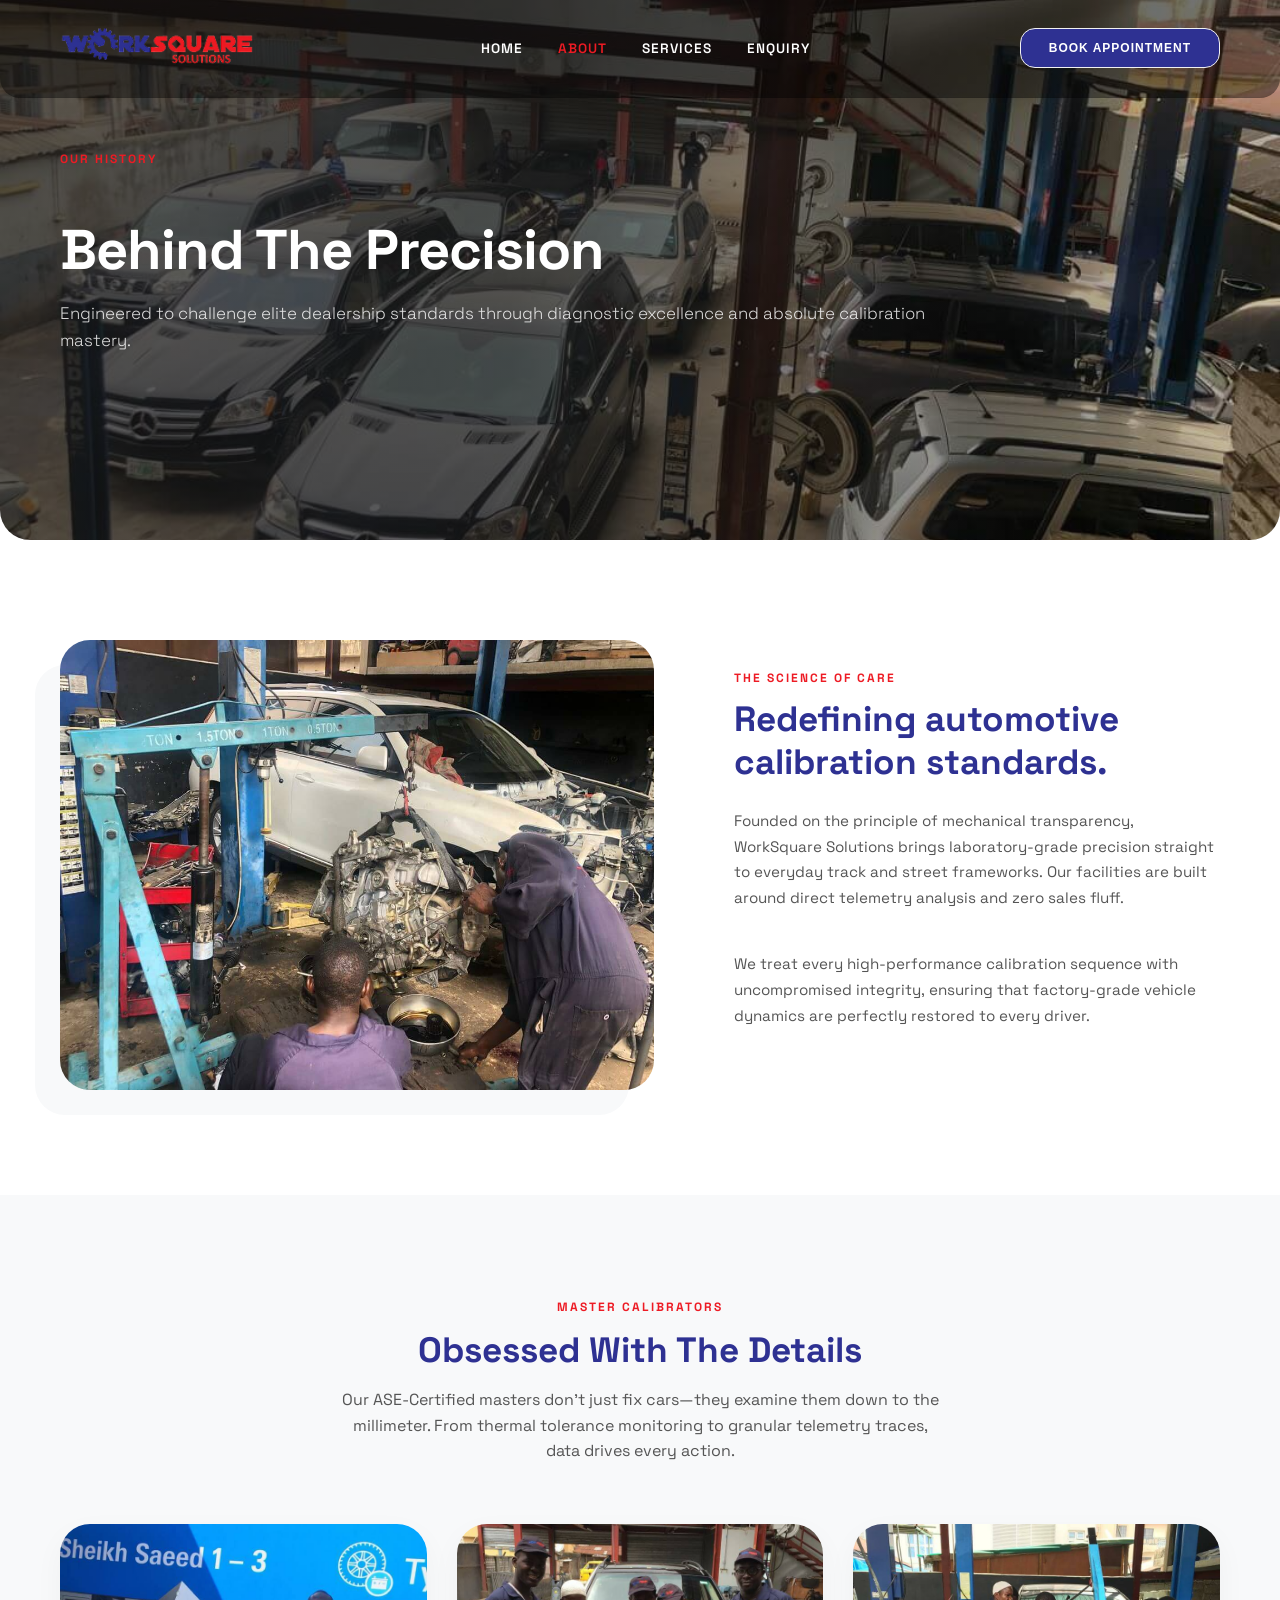
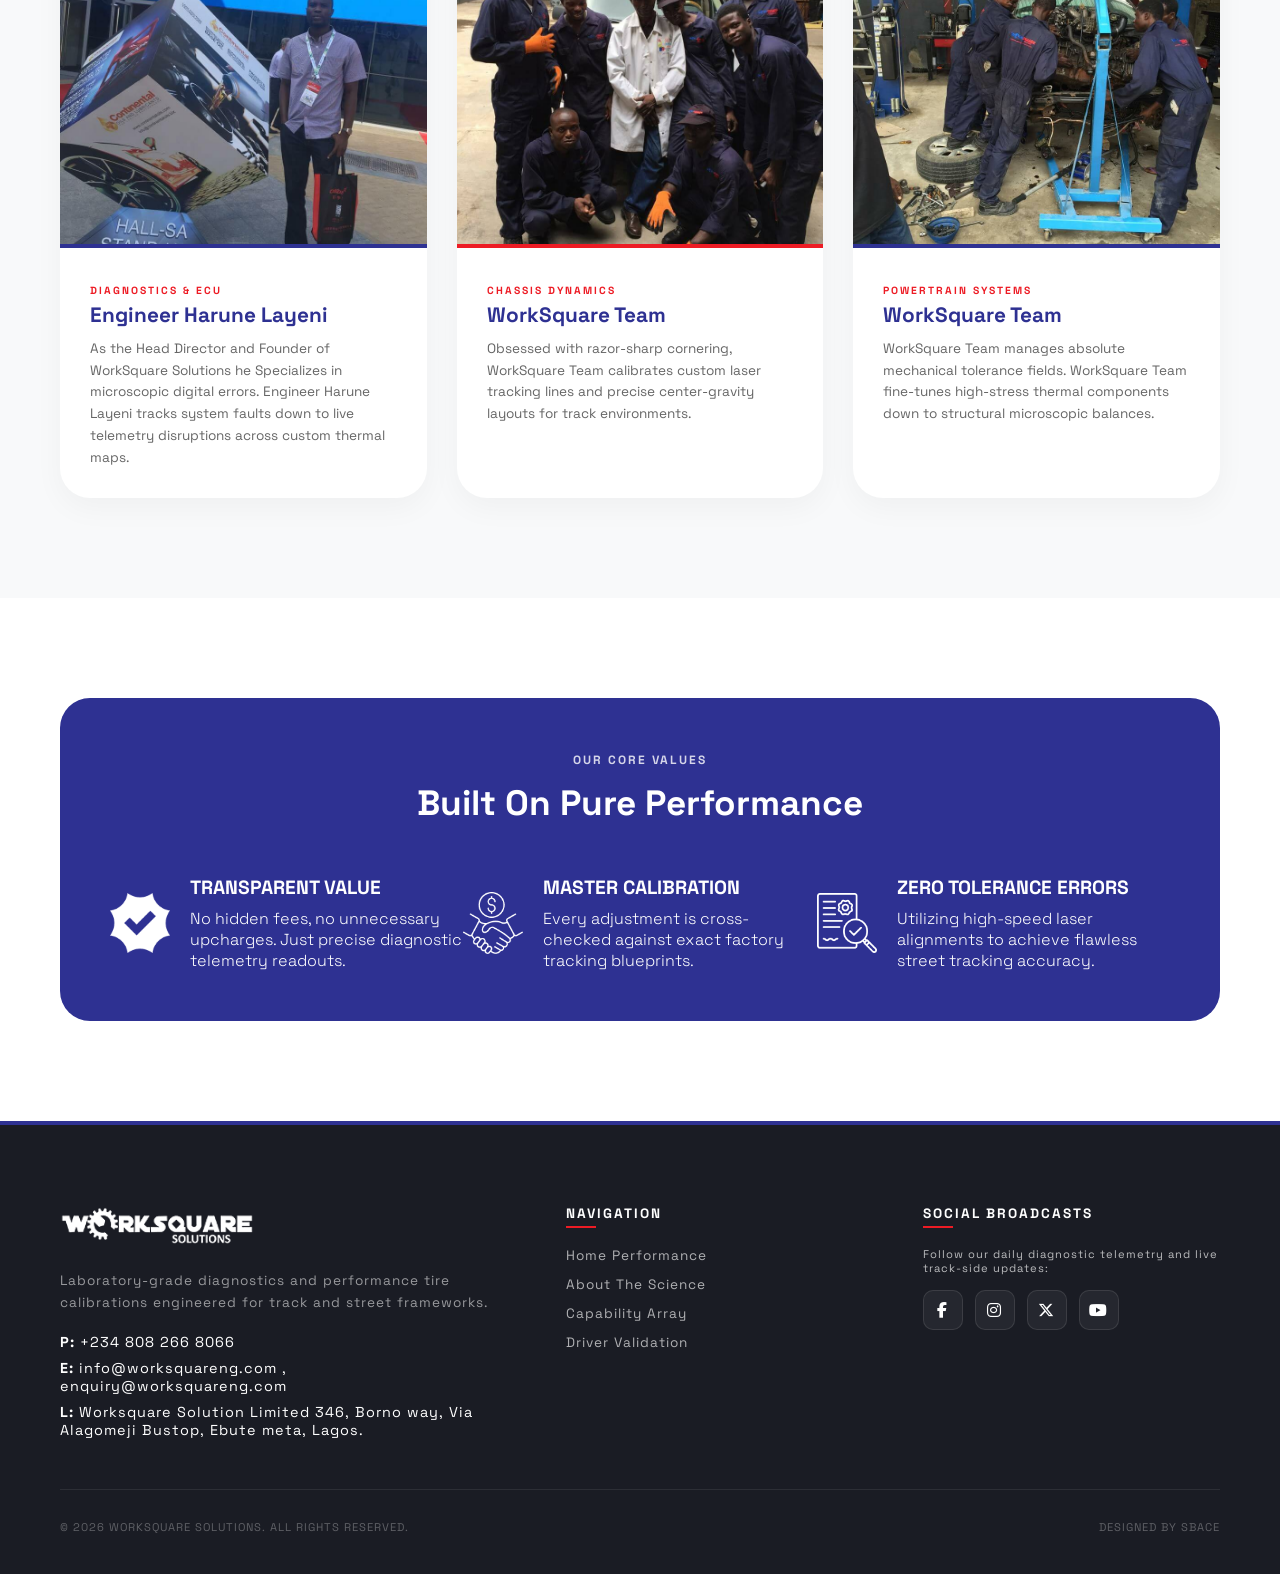
<file: about.html>
<!DOCTYPE html>
<html lang="en">
<head>
    <meta charset="UTF-8">
    <meta name="viewport" content="width=device-width, initial-scale=1.0">
    <title>About Us - Worksquare Solutions</title>
    <link rel="stylesheet" href="style.css">
    <link rel="stylesheet" href="https://cdnjs.cloudflare.com/ajax/libs/font-awesome/6.4.2/css/all.min.css" />
</head>
<body>

    <header>
        <div class="logo-branding">
            <img src="images/logo.png" alt="Worksquare Logo">
        </div>
        <nav class="nav-links">
            <a href="index.html">Home</a>
            <a href="#" class="active" style="color: var(--accent-red);">About</a>
            <a href="services.html">Services</a>
            <a href="testimonials.html">Enquiry</a>
        </nav>
        <div class="header-cta">
            <button class="openModalBtn">Book Appointment</button>
        </div>
    </header>

    <main>
        <!-- Inner Page Hero Canvas Frame -->
        <section class="hero-canvas" style="height: 60vh; min-height: 400px; background: linear-gradient(to right, rgba(20, 20, 20, 0.7) 40%, rgba(0,0,0,0.2)), url('images/photo_2026-06-28 15.24.19-2.jpeg') center/cover no-repeat;">
            <div class="hero-content" style="display: flex; flex-direction: column; justify-content: center; height: 100%;">
                <span class="section-tag">Our History</span>
                <h1 style="margin-top: 40px; font-size: 3.5rem;">Behind The Precision</h1>
                <p>Engineered to challenge elite dealership standards through diagnostic excellence and absolute calibration mastery.</p>
            </div>
        </section>

        <!-- Core Philosophy Section Frame -->
        <section class="info-strip">
            <div class="info-grid">
                <div class="info-visual">
                    <img src="images/photo_2026-06-28 15.24.00.jpeg" alt="State of the art bay garage" style="box-shadow: -25px 25px 0px var(--soft-gray);">
                </div>
                <div class="info-text">
                    <span class="section-tag">The Science of Care</span>
                    <h2>Redefining automotive calibration standards.</h2>
                    <p>Founded on the principle of mechanical transparency, WorkSquare Solutions brings laboratory-grade precision straight to everyday track and street frameworks. Our facilities are built around direct telemetry analysis and zero sales fluff.</p>
                    <p>We treat every high-performance calibration sequence with uncompromised integrity, ensuring that factory-grade vehicle dynamics are perfectly restored to every driver.</p>
                </div>
            </div>
        </section>

        <!-- NEW SECTION: Professional Engineers (Uses your work-showcase background for contrast) -->
        <section class="work-showcase" style="background-color: var(--soft-gray); padding: 100px 60px;">
            <div class="section-header centered" style="text-align: center; margin-bottom: 60px;">
                <span class="section-tag">Master Calibrators</span>
                <h2>Obsessed With The Details</h2>
                <p style="max-width: 600px; margin: 15px auto 0 auto; color: #555; line-height: 1.6;">Our ASE-Certified masters don't just fix cars—they examine them down to the millimeter. From thermal tolerance monitoring to granular telemetry traces, data drives every action.</p>
            </div>

            <!-- 3-Column Team Grid using your layout profiles -->
            <div class="reviews-grid" style="display: grid; grid-template-columns: repeat(3, 1fr); gap: 30px;">
                
                <!-- Engineer 1 -->
                <div style="background: var(--clean-white); border-radius: 30px; overflow: hidden; box-shadow: 0 10px 30px rgba(0,0,0,0.04); display: flex; flex-direction: column;">
                    <div style="height: 320px; overflow: hidden;">
                        <img src="images/photo_2026-06-28 15.23.49.jpeg" alt="Lead Diagnostic Engineer" style="width: 100%; height: 100%; object-fit: cover;">
                    </div>
                    <div style="padding: 30px; border-top: 4px solid var(--primary-blue);">
                        <span class="section-tag" style="font-size: 0.65rem; margin-bottom: 5px;">Diagnostics & ECU</span>
                        <h3 style="color: var(--primary-blue); font-size: 1.3rem; margin-bottom: 10px;">Engineer Harune Layeni</h3>
                        <p style="font-size: 0.85rem; color: #666; line-height: 1.6;">As the Head Director and Founder of WorkSquare Solutions he Specializes in microscopic digital errors. Engineer Harune Layeni tracks system faults down to live telemetry disruptions across custom thermal maps.</p>
                    </div>
                </div>

                <!-- Engineer 2 -->
                <div style="background: var(--clean-white); border-radius: 30px; overflow: hidden; box-shadow: 0 10px 30px rgba(0,0,0,0.04); display: flex; flex-direction: column;">
                    <div style="height: 320px; overflow: hidden;">
                        <img src="images/photo_2026-06-28 15.23.51.jpeg" alt="Chassis Calibration Specialist" style="width: 100%; height: 100%; object-fit: cover;">
                    </div>
                    <div style="padding: 30px; border-top: 4px solid var(--accent-red);">
                        <span class="section-tag" style="font-size: 0.65rem; margin-bottom: 5px;">Chassis Dynamics</span>
                        <h3 style="color: var(--primary-blue); font-size: 1.3rem; margin-bottom: 10px;">WorkSquare Team</h3>
                        <p style="font-size: 0.85rem; color: #666; line-height: 1.6;">Obsessed with razor-sharp cornering, WorkSquare Team calibrates custom laser tracking lines and precise center-gravity layouts for track environments.</p>
                    </div>
                </div>

                <!-- Engineer 3 -->
                <div style="background: var(--clean-white); border-radius: 30px; overflow: hidden; box-shadow: 0 10px 30px rgba(0,0,0,0.04); display: flex; flex-direction: column;">
                    <div style="height: 320px; overflow: hidden;">
                        <img src="images/photo_2026-06-28 15.23.44.jpeg" alt="Powertrain Master Technician" style="width: 100%; height: 100%; object-fit: cover;">
                    </div>
                    <div style="padding: 30px; border-top: 4px solid var(--primary-blue);">
                        <span class="section-tag" style="font-size: 0.65rem; margin-bottom: 5px;">Powertrain Systems</span>
                        <h3 style="color: var(--primary-blue); font-size: 1.3rem; margin-bottom: 10px;">WorkSquare Team</h3>
                        <p style="font-size: 0.85rem; color: #666; line-height: 1.6;">WorkSquare Team manages absolute mechanical tolerance fields. WorkSquare Team fine-tunes high-stress thermal components down to structural microscopic balances.</p>
                    </div>
                </div>

            </div>
        </section>

        <!-- Dynamic Value Proposition Block (Reuses herroor-sceece2 variables) -->
        <section class="herroor-sceece2" style="border-radius: 30px; margin: 100px 60px;">
            <div class="section-header centered" style="margin-bottom: 50px;">
                <span class="section-tag" style="color: var(--clean-white); opacity: 0.8;">Our Core Values</span>
                <h2 style="color: var(--clean-white); font-size: 2.2rem; font-weight: 800;">Built On Pure Performance</h2>
            </div>
            <div class="catoonsffs">
                <div class="box1 reveal-on-scroll stagger-1">
                    <img src="images/icon1.png" alt="icon1">
                    <div>
                        <h4>TRANSPARENT VALUE</h4>
                        <p>No hidden fees, no unnecessary upcharges. Just precise diagnostic telemetry readouts.</p>
                    </div>
                </div>
                <div class="box1 reveal-on-scroll stagger-2">
                    <img src="images/icon2.png" alt="icon2">
                    <div>
                        <h4>MASTER CALIBRATION</h4>
                        <p>Every adjustment is cross-checked against exact factory tracking blueprints.</p>
                    </div>
                </div>
                <div class="box1 reveal-on-scroll stagger-3">
                    <img src="images/icon3.png" alt="icon3">
                    <div>
                        <h4>ZERO TOLERANCE ERRORS</h4>
                        <p>Utilizing high-speed laser alignments to achieve flawless street tracking accuracy.</p>
                    </div>
                </div>
            </div>
        </section>
    </main>

    <footer>
        <div class="footer-matrix">
            <!-- Column 1: Logo & Communication Telemetry -->
            <div class="footer-col branding-col">
                <div class="logo-branding" style="margin-bottom: 20px;">
                    <img src="images/logo.png" alt="Worksquare Logo" style="filter: brightness(0) invert(1);">
                </div>
                <p class="footer-desc">Laboratory-grade diagnostics and performance tire calibrations engineered for track and street frameworks.</p>
                <div class="contact-telemetry">
                    <a href="tel:+234 808 266 8066"><strong>P:</strong> +234 808 266 8066</a>
                    <a href="mailto:info@worksquareng.com , enquiry@worksquareng.com"><strong>E:</strong> info@worksquareng.com , enquiry@worksquareng.com</a>
                    <a href=""><strong>L:</strong> Worksquare Solution Limited 346, Borno way, Via Alagomeji Bustop, Ebute meta, Lagos.</a>
                </div>
            </div>

            <!-- Column 2: Index Site Navigation -->
            <div class="footer-col links-col">
                <h3>Navigation</h3>
                <ul class="footer-links-list">
                    <li><a href="index.html">Home Performance</a></li>
                    <li><a href="about.html">About The Science</a></li>
                    <li><a href="services.html">Capability Array</a></li>
                    <li><a href="testimonials.html">Driver Validation</a></li>
                </ul>
            </div>

            <!-- Column 3: Social Media Broadcast Channels -->
            <div class="footer-col socials-col">
                <h3>Social Broadcasts</h3>
                <p style="margin-bottom: 15px;">Follow our daily diagnostic telemetry and live track-side updates:</p>
                <div class="social-channels-row">
                    <a href="#" aria-label="Facebook Link">
                        <i class="fa-brands fa-facebook-f"></i>
                    </a>
                    <a href="#" aria-label="Instagram Link">
                        <i class="fa-brands fa-instagram"></i>
                    </a>
                    <a href="#" aria-label="X Platform Link">
                        <i class="fa-brands fa-x-twitter"></i>
                    </a>
                    <a href="#" aria-label="YouTube Link">
                        <i class="fa-brands fa-youtube"></i>
                    </a>
                </div>
            </div>
        </div>

        <!-- Bottom Structural Copyright Strip -->
        <div class="footer-bottom-strip">
            <p>&copy; 2026 WORKSQUARE SOLUTIONS. ALL RIGHTS RESERVED.</p>
            <p>DESIGNED BY SBACE</p>
        </div>
    </footer>

    <!-- Booking Modal Layer -->
    <div id="appointmentModal" class="modal-overlay">
        <div class="modal-content">
            <span class="close-modal">&times;</span>
            <h2>Make an Appointment</h2>
            <p>Secure your specific bay allocation window. Our service advisory team will confirm your telemetry check within 1 hour.</p>
            
            <form id="appointmentForm">
                <div class="input-group">
                    <label>Full Name</label>
                    <input type="text" placeholder="John Doe" required>
                </div>
                <div class="input-group">
                    <label>Phone</label>
                    <input type="tel" placeholder="123-456-7890" required>
                </div>
                <div class="input-group">
                    <label>Primary Service Needed</label>
                    <select required>
                        <option value="" disabled selected>Select service array...</option>
                        <option>Precision Wheel Alignment & Tires</option>
                        <option>Advanced Powertrain Diagnostics</option>
                        <option>Braking System Calibration</option>
                        <option>Scheduled Factory Maintenance</option>
                    </select>
                </div>
                <div class="input-group">
                    <label>Preferred Date</label>
                    <input type="date" required>
                </div>
                <button type="submit" class="submit-booking">Confirm Allocation Window</button>
            </form>
            
            <div id="successMessage" style="display:none;">
                <h3>Bay Reserved Successfully!</h3>
                <p>Your calendar reservation code has been generated. See you in the bay.</p>
            </div>
        </div>
    </div>

    <script src="script.js"></script>
</body>
</html>
</file>
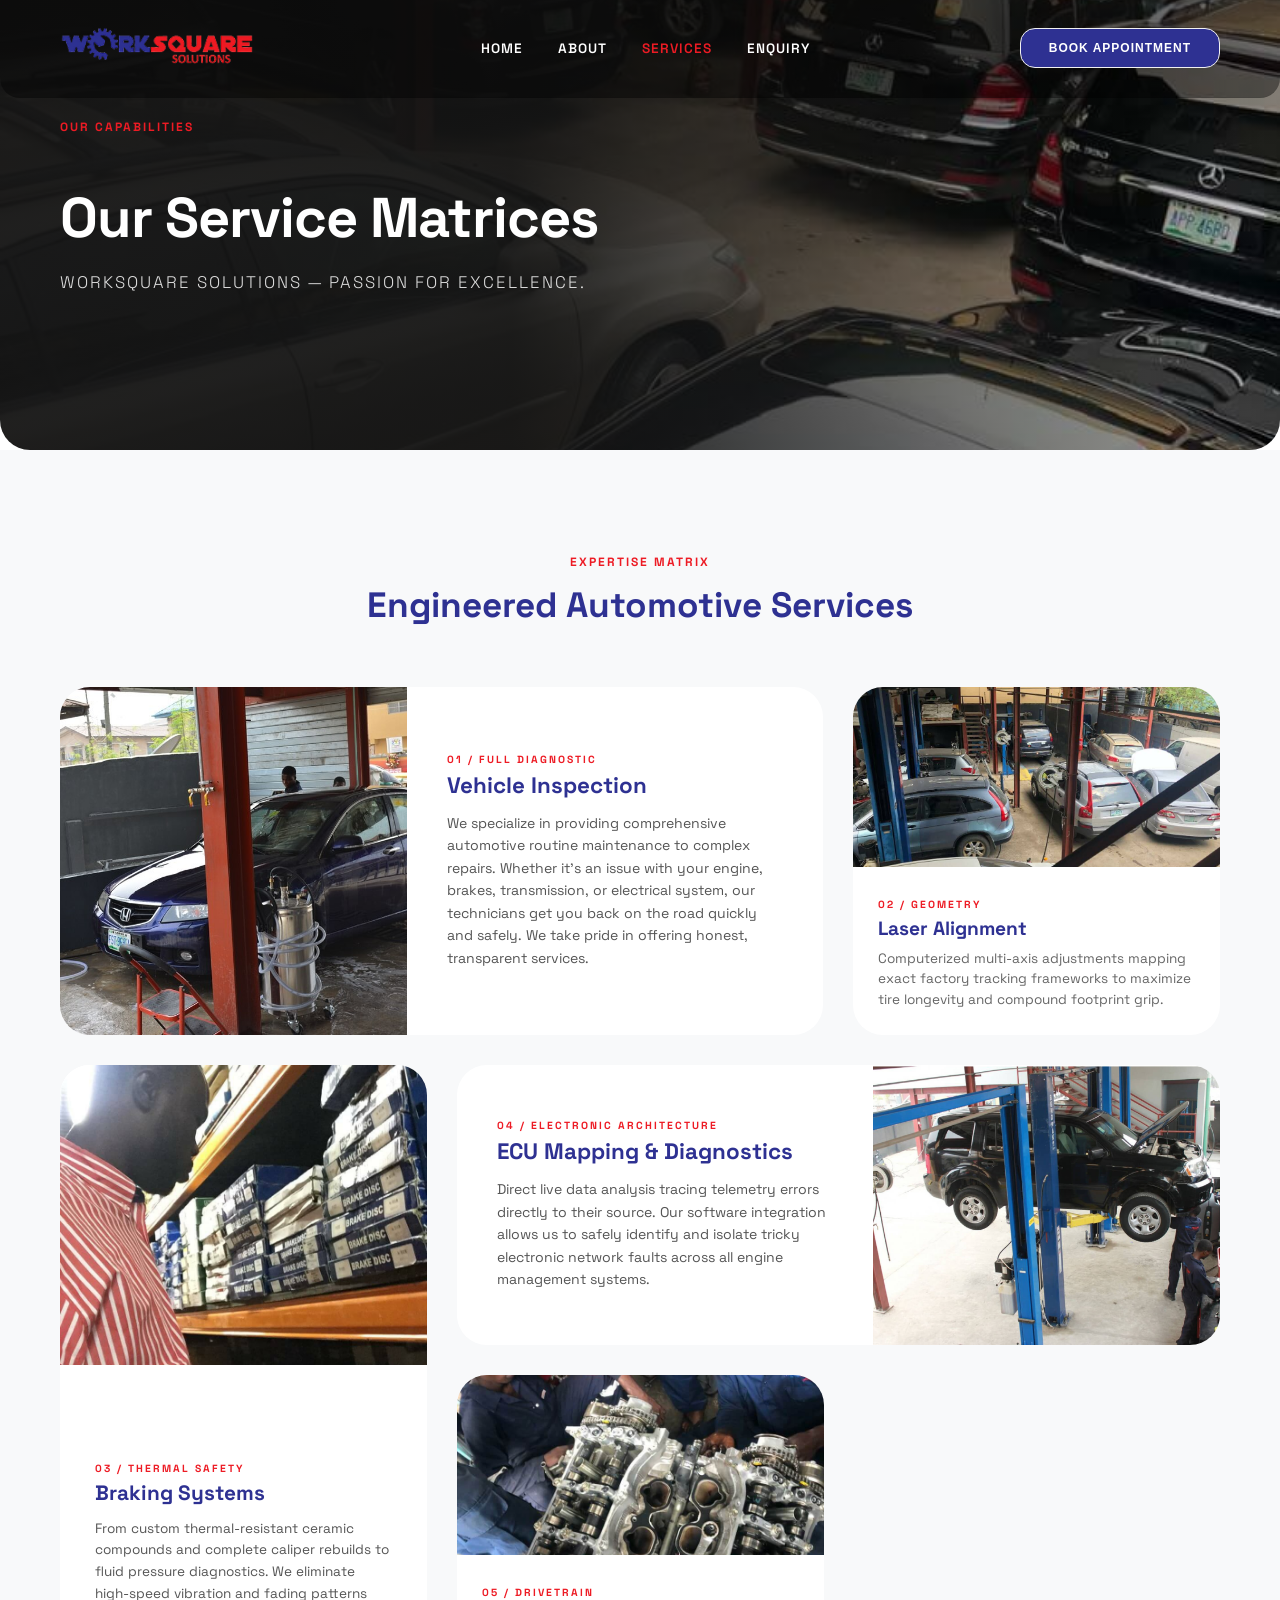
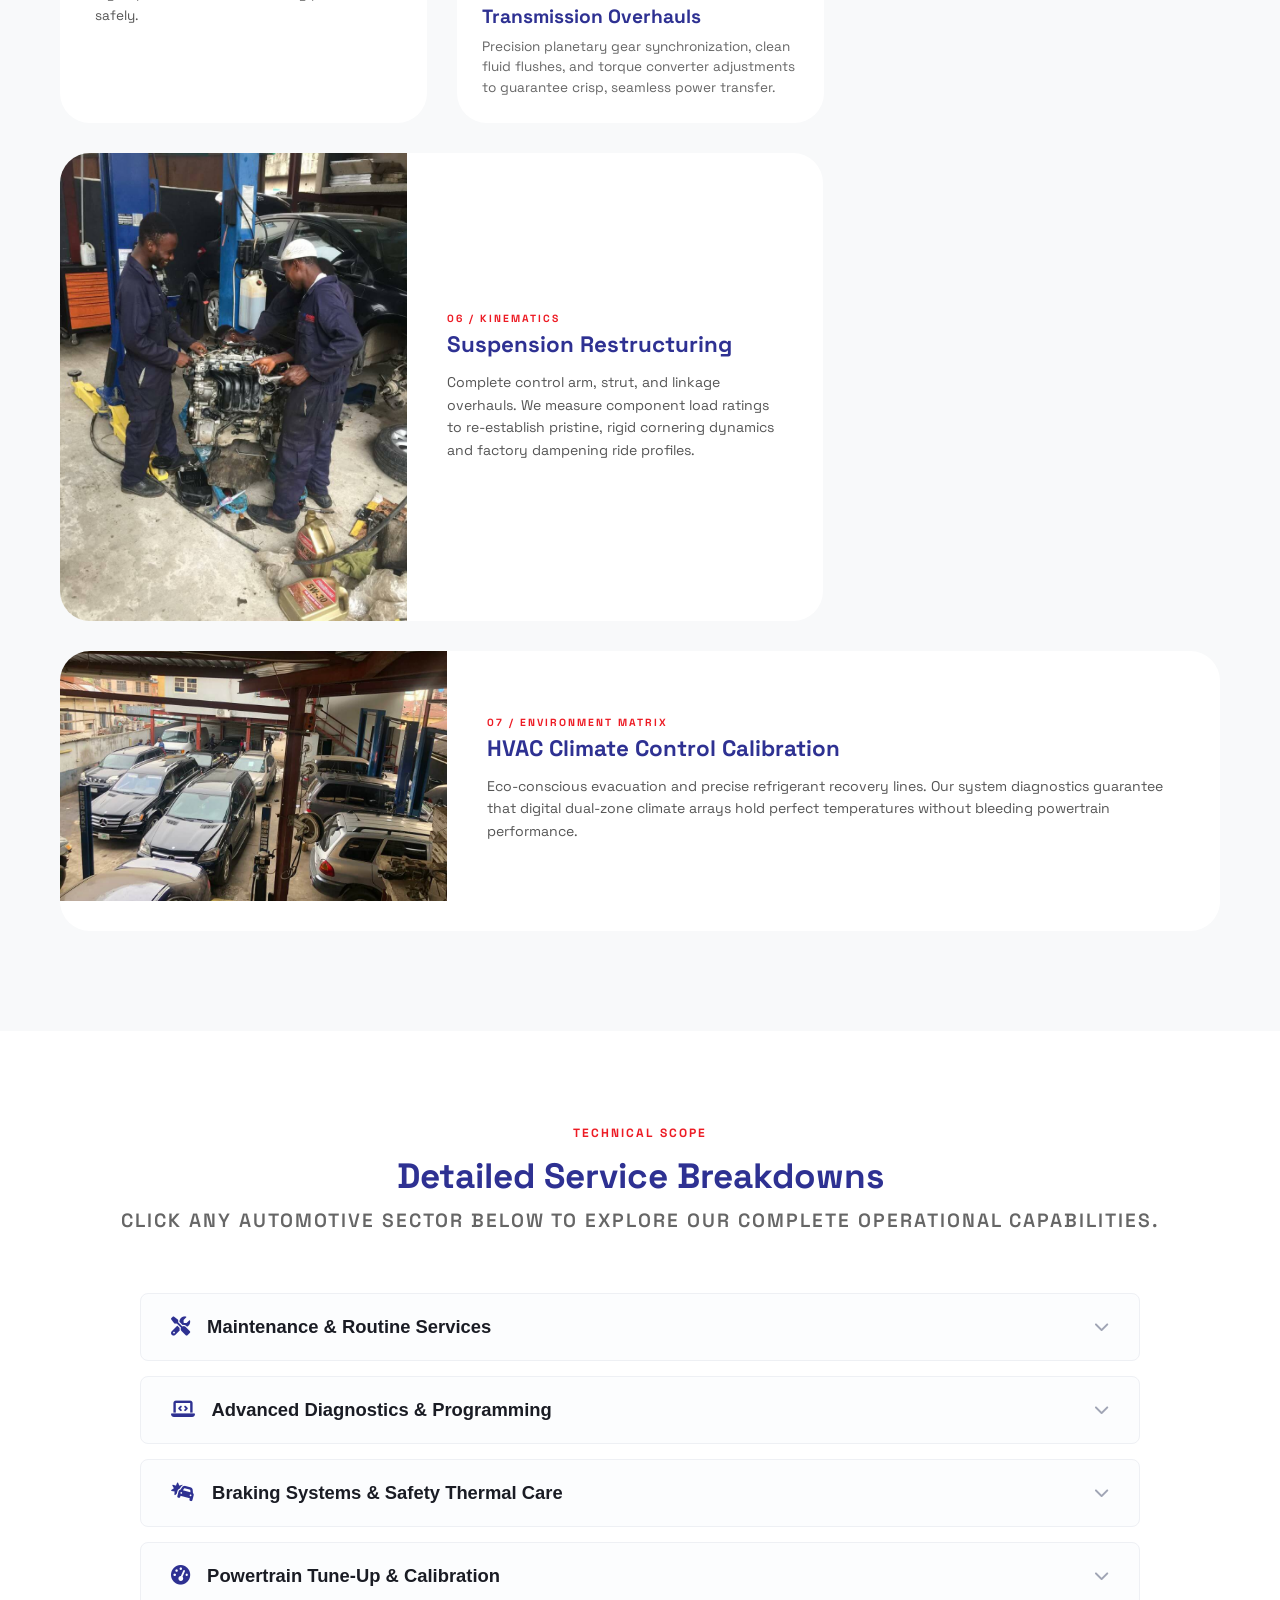
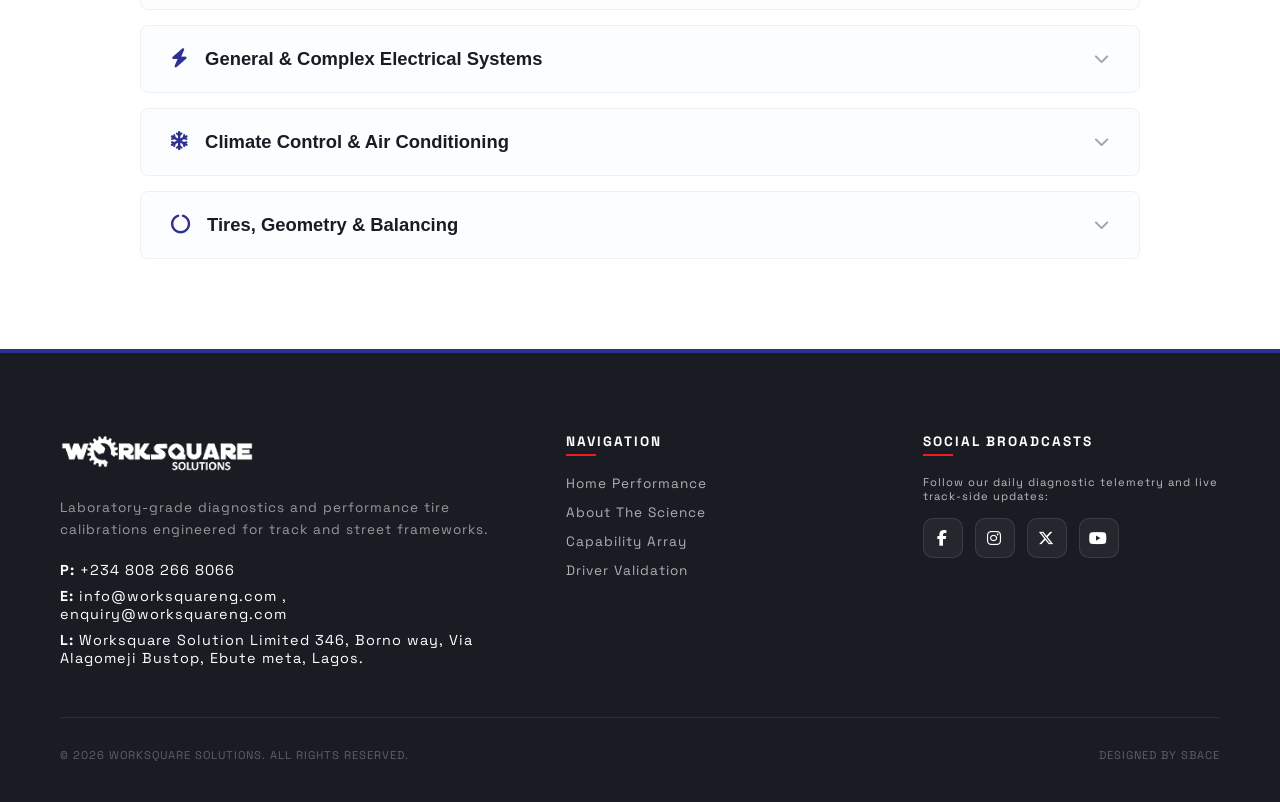
<file: services.html>
<!DOCTYPE html>
<html lang="en">
<head>
    <meta charset="UTF-8">
    <meta name="viewport" content="width=device-width, initial-scale=1.0">
    <title>Services - Worksquare Solutions</title>
    <link rel="stylesheet" href="style.css">
    <link rel="stylesheet" href="https://cdnjs.cloudflare.com/ajax/libs/font-awesome/6.4.2/css/all.min.css" />
</head>
<body>

    <header>
        <div class="logo-branding">
            <img src="images/logo.png" alt="Worksquare Logo">
        </div>
        <nav class="nav-links">
            <a href="index.html">Home</a>
            <a href="about.html">About</a>
            <a href="#" class="active" style="color: var(--accent-red);">Services</a>
            <a href="testimonials.html">Enquiry</a>
        </nav>
        <div class="header-cta">
            <button class="openModalBtn">Book Appointment</button>
        </div>
    </header>

    <main>
        <!-- Inner Page Hero Canvas Frame -->
        <section class="hero-canvas" style="height: 50vh; min-height: 350px; background: linear-gradient(to right, rgba(20, 20, 20, 0.95) 40%, rgba(0,0,0,0.2)), url('images/photo_2026-06-28\ 15.24.26.jpeg') center/cover no-repeat;">
            <div class="hero-content" style="display: flex; flex-direction: column; justify-content: center; height: 100%;">
                <span class="section-tag">Our Capabilities</span>
                <h1 style="margin-top: 40px; font-size: 3.5rem;">Our Service Matrices</h1>
                <p class="brand-tagline">Worksquare Solutions — Passion for Excellence.</p>
            </div>
        </section>

        <!-- Bento Grid Services Showcase -->
        <section class="work-showcase" style="background-color: var(--soft-gray); padding: 100px 60px;">
            <div class="section-header centered" style="text-align: center; margin-bottom: 60px;">
                <span class="section-tag">Expertise Matrix</span>
                <h2>Engineered Automotive Services</h2>
            </div>
            
            <!-- Bento Container mapping out asymmetric structural boxes -->
            <div class="work-gallery" style="display: grid; grid-template-columns: repeat(3, 1fr); grid-auto-rows: minmax(280px, auto); gap: 30px;">
                
                <!-- Service 1: Wide Layout (Image Side-by-Side Left) -->
                <div class="work-item size-wide reveal-on-scroll stagger-1" style="grid-column: span 2; display: grid; grid-template-columns: 1fr 1.2fr; background: var(--clean-white); opacity: 1;">
                    <div style="height: 100%; overflow: hidden;">
                        <img src="images/photo_2026-06-28 15.23.46.jpeg" alt="Vehicle Inspection" style="width: 100%; height: 100%; object-fit: cover;">
                    </div>
                    <div style="padding: 40px; display: flex; flex-direction: column; justify-content: center;">
                        <span class="section-tag" style="font-size: 0.65rem; margin-bottom: 5px;">01 / Full Diagnostic</span>
                        <h3 style="color: var(--primary-blue); font-size: 1.4rem; margin-bottom: 12px; font-weight:800;">Vehicle Inspection</h3>
                        <p style="font-size: 0.88rem; color: #555; line-height: 1.6;">We specialize in providing comprehensive automotive routine maintenance to complex repairs. Whether it's an issue with your engine, brakes, transmission, or electrical system, our technicians get you back on the road quickly and safely. We take pride in offering honest, transparent services.</p>
                    </div>
                </div>

                <!-- Service 2: Standard Block (Vertical Card Style) -->
                <div class="work-item reveal-on-scroll stagger-2" style="background: var(--clean-white); display: flex; flex-direction: column; opacity: 1;">
                    <div style="height: 180px; overflow: hidden;">
                        <img src="images/photo_2026-06-28 15.24.17.jpeg" alt="Wheel Alignment" style="width: 100%; height: 100%; object-fit: cover;">
                    </div>
                    <div style="padding: 25px; flex-grow: 1;">
                        <span class="section-tag" style="font-size: 0.65rem; margin-bottom: 5px;">02 / Geometry</span>
                        <h3 style="color: var(--primary-blue); font-size: 1.2rem; margin-bottom: 8px; font-weight:800;">Laser Alignment</h3>
                        <p style="font-size: 0.85rem; color: #666; line-height: 1.5;">Computerized multi-axis adjustments mapping exact factory tracking frameworks to maximize tire longevity and compound footprint grip.</p>
                    </div>
                </div>

                <!-- Service 3: Tall Layout (Image Side-by-Side Top/Bottom Stack) -->
                <div class="work-item size-tall reveal-on-scroll stagger-3" style="grid-row: span 2; background: var(--clean-white); display: flex; flex-direction: column; opacity: 1;">
                    <div style="height: 300px; overflow: hidden;">
                        <img src="images/photo_2026-06-28 15.24.11.jpeg" alt="Brake Performance" style="width: 100%; height: 100%; object-fit: cover;">
                    </div>
                    <div style="padding: 35px; flex-grow: 1; display: flex; flex-direction: column; justify-content: center;">
                        <span class="section-tag" style="font-size: 0.65rem; margin-bottom: 5px;">03 / Thermal Safety</span>
                        <h3 style="color: var(--primary-blue); font-size: 1.3rem; margin-bottom: 12px; font-weight:800;">Braking Systems</h3>
                        <p style="font-size: 0.85rem; color: #555; line-height: 1.6;">From custom thermal-resistant ceramic compounds and complete caliper rebuilds to fluid pressure diagnostics. We eliminate high-speed vibration and fading patterns safely.</p>
                    </div>
                </div>

                <!-- Service 4: Wide Layout (Image Side-by-Side Right) -->
                <div class="work-item size-wide reveal-on-scroll stagger-4" style="grid-column: span 2; display: grid; grid-template-columns: 1.2fr 1fr; background: var(--clean-white); opacity: 1;">
                    <div style="padding: 40px; display: flex; flex-direction: column; justify-content: center;">
                        <span class="section-tag" style="font-size: 0.65rem; margin-bottom: 5px;">04 / Electronic Architecture</span>
                        <h3 style="color: var(--primary-blue); font-size: 1.4rem; margin-bottom: 12px; font-weight:800;">ECU Mapping & Diagnostics</h3>
                        <p style="font-size: 0.88rem; color: #555; line-height: 1.6;">Direct live data analysis tracing telemetry errors directly to their source. Our software integration allows us to safely identify and isolate tricky electronic network faults across all engine management systems.</p>
                    </div>
                    <div style="height: 100%; overflow: hidden;">
                        <img src="images/Union-image.jpg" alt="ECU Tuning" style="width: 100%; height: 100%; object-fit: cover;">
                    </div>
                </div>

                <!-- Service 5: Standard Block (Vertical Card Style) -->
                <div class="work-item reveal-on-scroll stagger-1" style="background: var(--clean-white); display: flex; flex-direction: column; opacity: 1;">
                    <div style="height: 180px; overflow: hidden;">
                        <img src="images/photo_2026-06-28 15.23.57.jpeg" alt="Powertrain Care" style="width: 100%; height: 100%; object-fit: cover;">
                    </div>
                    <div style="padding: 25px; flex-grow: 1;">
                        <span class="section-tag" style="font-size: 0.65rem; margin-bottom: 5px;">05 / Drivetrain</span>
                        <h3 style="color: var(--primary-blue); font-size: 1.2rem; margin-bottom: 8px; font-weight:800;">Transmission Overhauls</h3>
                        <p style="font-size: 0.85rem; color: #666; line-height: 1.5;">Precision planetary gear synchronization, clean fluid flushes, and torque converter adjustments to guarantee crisp, seamless power transfer.</p>
                    </div>
                </div>

                <!-- Service 6: Wide Layout (Image Side-by-Side Left) -->
                <div class="work-item size-wide reveal-on-scroll stagger-2" style="grid-column: span 2; display: grid; grid-template-columns: 1fr 1.2fr; background: var(--clean-white); opacity: 1;">
                    <div style="height: 100%; overflow: hidden;">
                        <img src="images/photo_2026-06-28 15.24.06.jpeg" alt="Suspension Tuning" style="width: 100%; height: 100%; object-fit: cover;">
                    </div>
                    <div style="padding: 40px; display: flex; flex-direction: column; justify-content: center;">
                        <span class="section-tag" style="font-size: 0.65rem; margin-bottom: 5px;">06 / Kinematics</span>
                        <h3 style="color: var(--primary-blue); font-size: 1.4rem; margin-bottom: 12px; font-weight:800;">Suspension Restructuring</h3>
                        <p style="font-size: 0.88rem; color: #555; line-height: 1.6;">Complete control arm, strut, and linkage overhauls. We measure component load ratings to re-establish pristine, rigid cornering dynamics and factory dampening ride profiles.</p>
                    </div>
                </div>

                <!-- Service 7: Standard Block (Vertical Card Style filling the remaining Bento node) -->
                <div class="work-item reveal-on-scroll stagger-3" style="background: var(--clean-white); display: flex; flex-direction: column; opacity: 1; grid-column: span 3;">
                    <div style="display: grid; grid-template-columns: 1fr 2fr; align-items: center;">
                        <div style="height: 250px; overflow: hidden;">
                            <img src="images/photo_2026-06-28 15.24.19-2.jpeg" alt="Climate System" style="width: 100%; height: 100%; object-fit: cover;">
                        </div>
                        <div style="padding: 40px;">
                            <span class="section-tag" style="font-size: 0.65rem; margin-bottom: 5px;">07 / Environment Matrix</span>
                            <h3 style="color: var(--primary-blue); font-size: 1.4rem; margin-bottom: 12px; font-weight:800;">HVAC Climate Control Calibration</h3>
                            <p style="font-size: 0.88rem; color: #555; line-height: 1.6;">Eco-conscious evacuation and precise refrigerant recovery lines. Our system diagnostics guarantee that digital dual-zone climate arrays hold perfect temperatures without bleeding powertrain performance.</p>
                        </div>
                    </div>
                </div>

            </div>
        </section>


        <!-- Detailed Technical Capabilities Accordion Matrix -->
        <section class="detailed-specs-section" style="background-color: #ffffff; padding: 90px 60px;">
            <div class="section-header centered" style="text-align: center; margin-bottom: 60px;">
                <span class="section-tag">Technical Scope</span>
                <h2>Detailed Service Breakdowns</h2>
                <p class="brand-tagline" style="color: #666; margin-top: 10px;">Click any automotive sector below to explore our complete operational capabilities.</p>
            </div>

            <div class="accordion-matrix-container" style="max-width: 1000px; margin: 0 auto; display: flex; flex-direction: column; gap: 15px;">
                
                <!-- Category 1: Maintenance -->
                <div class="accordion-item">
                    <button class="accordion-trigger">
                        <span><i class="fa-solid fa-screwdriver-wrench"></i> Maintenance & Routine Services</span>
                        <i class="fa-solid fa-chevron-down chevron-icon"></i>
                    </button>
                    <div class="accordion-panel">
                        <ul class="spec-list">
                            <li><i class="fa-solid fa-circle-check"></i> Comprehensive 20-point mechanical check & safety inspection</li>
                            <li><i class="fa-solid fa-circle-check"></i> Minor Services: detailed check-up & engine lubricant replacement</li>
                            <li><i class="fa-solid fa-circle-check"></i> Major Services: complete vehicle baseline restorations</li>
                        </ul>
                    </div>
                </div>

                <!-- Category 2: Diagnosing -->
                <div class="accordion-item">
                    <button class="accordion-trigger">
                        <span><i class="fa-solid fa-laptop-code"></i> Advanced Diagnostics & Programming</span>
                        <i class="fa-solid fa-chevron-down chevron-icon"></i>
                    </button>
                    <div class="accordion-panel">
                        <ul class="spec-list">
                            <li><i class="fa-solid fa-circle-check"></i> Full system diagnosing checks to trace any hidden electronic fault or malfunction</li>
                            <li><i class="fa-solid fa-circle-check"></i> OEM-level Module Programming, control unit adaptations, and key coding</li>
                            <li><i class="fa-solid fa-circle-check"></i> Comprehensive detailed reporting with live data interpretations</li>
                        </ul>
                    </div>
                </div>

                <!-- Category 3: Brakes -->
                <div class="accordion-item">
                    <button class="accordion-trigger">
                        <span><i class="fa-solid fa-car-burst"></i> Braking Systems & Safety Thermal Care</span>
                        <i class="fa-solid fa-chevron-down chevron-icon"></i>
                    </button>
                    <div class="accordion-panel">
                        <ul class="spec-list">
                            <li><i class="fa-solid fa-circle-check"></i> Comprehensive safety checks and replacement of Brake Discs, Pads, and Fluid</li>
                            <li><i class="fa-solid fa-circle-check"></i> Master Cylinder inspections and parking brake cable replacement/adjustments</li>
                            <li><i class="fa-solid fa-circle-check"></i> Precision skimming and grinding of all brake discs and drums to eliminate vibrations</li>
                        </ul>
                    </div>
                </div>

                <!-- Category 4: Tune-Up -->
                <div class="accordion-item">
                    <button class="accordion-trigger">
                        <span><i class="fa-solid fa-gauge-high"></i> Powertrain Tune-Up & Calibration</span>
                        <i class="fa-solid fa-chevron-down chevron-icon"></i>
                    </button>
                    <div class="accordion-panel">
                        <ul class="spec-list">
                            <li><i class="fa-solid fa-circle-check"></i> Air Filter, Fuel Filter, and Spark Plug inspections & replacements</li>
                            <li><i class="fa-solid fa-circle-check"></i> Engine ignition timing adjustments, compression checks, and carbon dioxide emissions tuning</li>
                        </ul>
                    </div>
                </div>

                <!-- Category 5: Electrics -->
                <div class="accordion-item">
                    <button class="accordion-trigger">
                        <span><i class="fa-solid fa-bolt"></i> General & Complex Electrical Systems</span>
                        <i class="fa-solid fa-chevron-down chevron-icon"></i>
                    </button>
                    <div class="accordion-panel">
                        <ul class="spec-list">
                            <li><i class="fa-solid fa-circle-check"></i> Light bulb replacements & lighting network troubleshooting</li>
                            <li><i class="fa-solid fa-circle-check"></i> Ignition coils and high-tension cable testing & replacement</li>
                            <li><i class="fa-solid fa-circle-check"></i> Fuse link troubleshooting and short circuit isolation</li>
                            <li><i class="fa-solid fa-circle-check"></i> Comprehensive car battery diagnostic checks & new replacements</li>
                            <li><i class="fa-solid fa-circle-check"></i> General electrical accessories mapping and retrofitting</li>
                        </ul>
                    </div>
                </div>

                <!-- Category 6: Air Condition -->
                <div class="accordion-item">
                    <button class="accordion-trigger">
                        <span><i class="fa-solid fa-snowflake"></i> Climate Control & Air Conditioning</span>
                        <i class="fa-solid fa-chevron-down chevron-icon"></i>
                    </button>
                    <div class="accordion-panel">
                        <ul class="spec-list">
                            <li><i class="fa-solid fa-circle-check"></i> Premium A/C system service, conditioning, and routine maintenance</li>
                            <li><i class="fa-solid fa-circle-check"></i> Core gas structural check-ups & high-grade top-up refilling</li>
                            <li><i class="fa-solid fa-circle-check"></i> Comprehensive chemical and electronic system gas leak detection</li>
                            <li><i class="fa-solid fa-circle-check"></i> Full replacement of Compressor, Belt, Evaporator, Condenser, Dryer, Filters, and Expansion Valves</li>
                        </ul>
                    </div>
                </div>

                <!-- Category 7: Tires -->
                <div class="accordion-item">
                    <button class="accordion-trigger">
                        <span><i class="fa-solid fa-circle-notch"></i> Tires, Geometry & Balancing</span>
                        <i class="fa-solid fa-chevron-down chevron-icon"></i>
                    </button>
                    <div class="accordion-panel">
                        <ul class="spec-list">
                            <li><i class="fa-solid fa-circle-check"></i> Premium tire tread diagnostics, multi-axis balancing, and performance compound replacements</li>
                        </ul>
                    </div>
                </div>

            </div>
        </section>
    </main>

    <footer>
        <div class="footer-matrix">
            <!-- Column 1: Logo & Communication Telemetry -->
            <div class="footer-col branding-col">
                <div class="logo-branding" style="margin-bottom: 20px;">
                    <img src="images/logo.png" alt="Worksquare Logo" style="filter: brightness(0) invert(1);">
                </div>
                <p class="footer-desc">Laboratory-grade diagnostics and performance tire calibrations engineered for track and street frameworks.</p>
                <div class="contact-telemetry">
                    <a href="tel:+234 808 266 8066"><strong>P:</strong> +234 808 266 8066</a>
                    <a href="mailto:info@worksquareng.com , enquiry@worksquareng.com"><strong>E:</strong> info@worksquareng.com , enquiry@worksquareng.com</a>
                    <a href=""><strong>L:</strong> Worksquare Solution Limited 346, Borno way, Via Alagomeji Bustop, Ebute meta, Lagos.</a>
                </div>
            </div>

            <!-- Column 2: Index Site Navigation -->
            <div class="footer-col links-col">
                <h3>Navigation</h3>
                <ul class="footer-links-list">
                    <li><a href="index.html">Home Performance</a></li>
                    <li><a href="about.html">About The Science</a></li>
                    <li><a href="services.html">Capability Array</a></li>
                    <li><a href="testimonials.html">Driver Validation</a></li>
                </ul>
            </div>

            <!-- Column 3: Social Media Broadcast Channels -->
            <div class="footer-col socials-col">
                <h3>Social Broadcasts</h3>
                <p style="margin-bottom: 15px;">Follow our daily diagnostic telemetry and live track-side updates:</p>
                <div class="social-channels-row">
                    <a href="#" aria-label="Facebook Link">
                        <i class="fa-brands fa-facebook-f"></i>
                    </a>
                    <a href="#" aria-label="Instagram Link">
                        <i class="fa-brands fa-instagram"></i>
                    </a>
                    <a href="#" aria-label="X Platform Link">
                        <i class="fa-brands fa-x-twitter"></i>
                    </a>
                    <a href="#" aria-label="YouTube Link">
                        <i class="fa-brands fa-youtube"></i>
                    </a>
                </div>
            </div>
        </div>

        <!-- Bottom Structural Copyright Strip -->
        <div class="footer-bottom-strip">
            <p>&copy; 2026 WORKSQUARE SOLUTIONS. ALL RIGHTS RESERVED.</p>
            <p>DESIGNED BY SBACE</p>
        </div>
    </footer>

    <!-- Booking Modal Layer -->
    <div id="appointmentModal" class="modal-overlay">
        <div class="modal-content">
            <span class="close-modal">&times;</span>
            <h2>Make an Appointment</h2>
            <p>Secure your specific bay allocation window. Our service advisory team will confirm your telemetry check within 1 hour.</p>
            
            <form id="appointmentForm">
                <div class="input-group">
                    <label>Full Name</label>
                    <input type="text" placeholder="John Doe" required>
                </div>
                <div class="input-group">
                    <label>Phone</label>
                    <input type="tel" placeholder="123-456-7890" required>
                </div>
                <div class="input-group">
                    <label>Primary Service Needed</label>
                    <select required>
                        <option value="" disabled selected>Select service array...</option>
                        <option>Precision Wheel Alignment & Tires</option>
                        <option>Advanced Powertrain Diagnostics</option>
                        <option>Braking System Calibration</option>
                        <option>Scheduled Factory Maintenance</option>
                    </select>
                </div>
                <div class="input-group">
                    <label>Preferred Date</label>
                    <input type="date" required>
                </div>
                <button type="submit" class="submit-booking">Confirm Allocation Window</button>
            </form>
            
            <div id="successMessage" style="display:none;">
                <h3>Bay Reserved Successfully!</h3>
                <p>Your calendar reservation code has been generated. See you in the bay.</p>
            </div>
        </div>
    </div>

    <script src="script.js"></script>
</body>
</html>
</file>
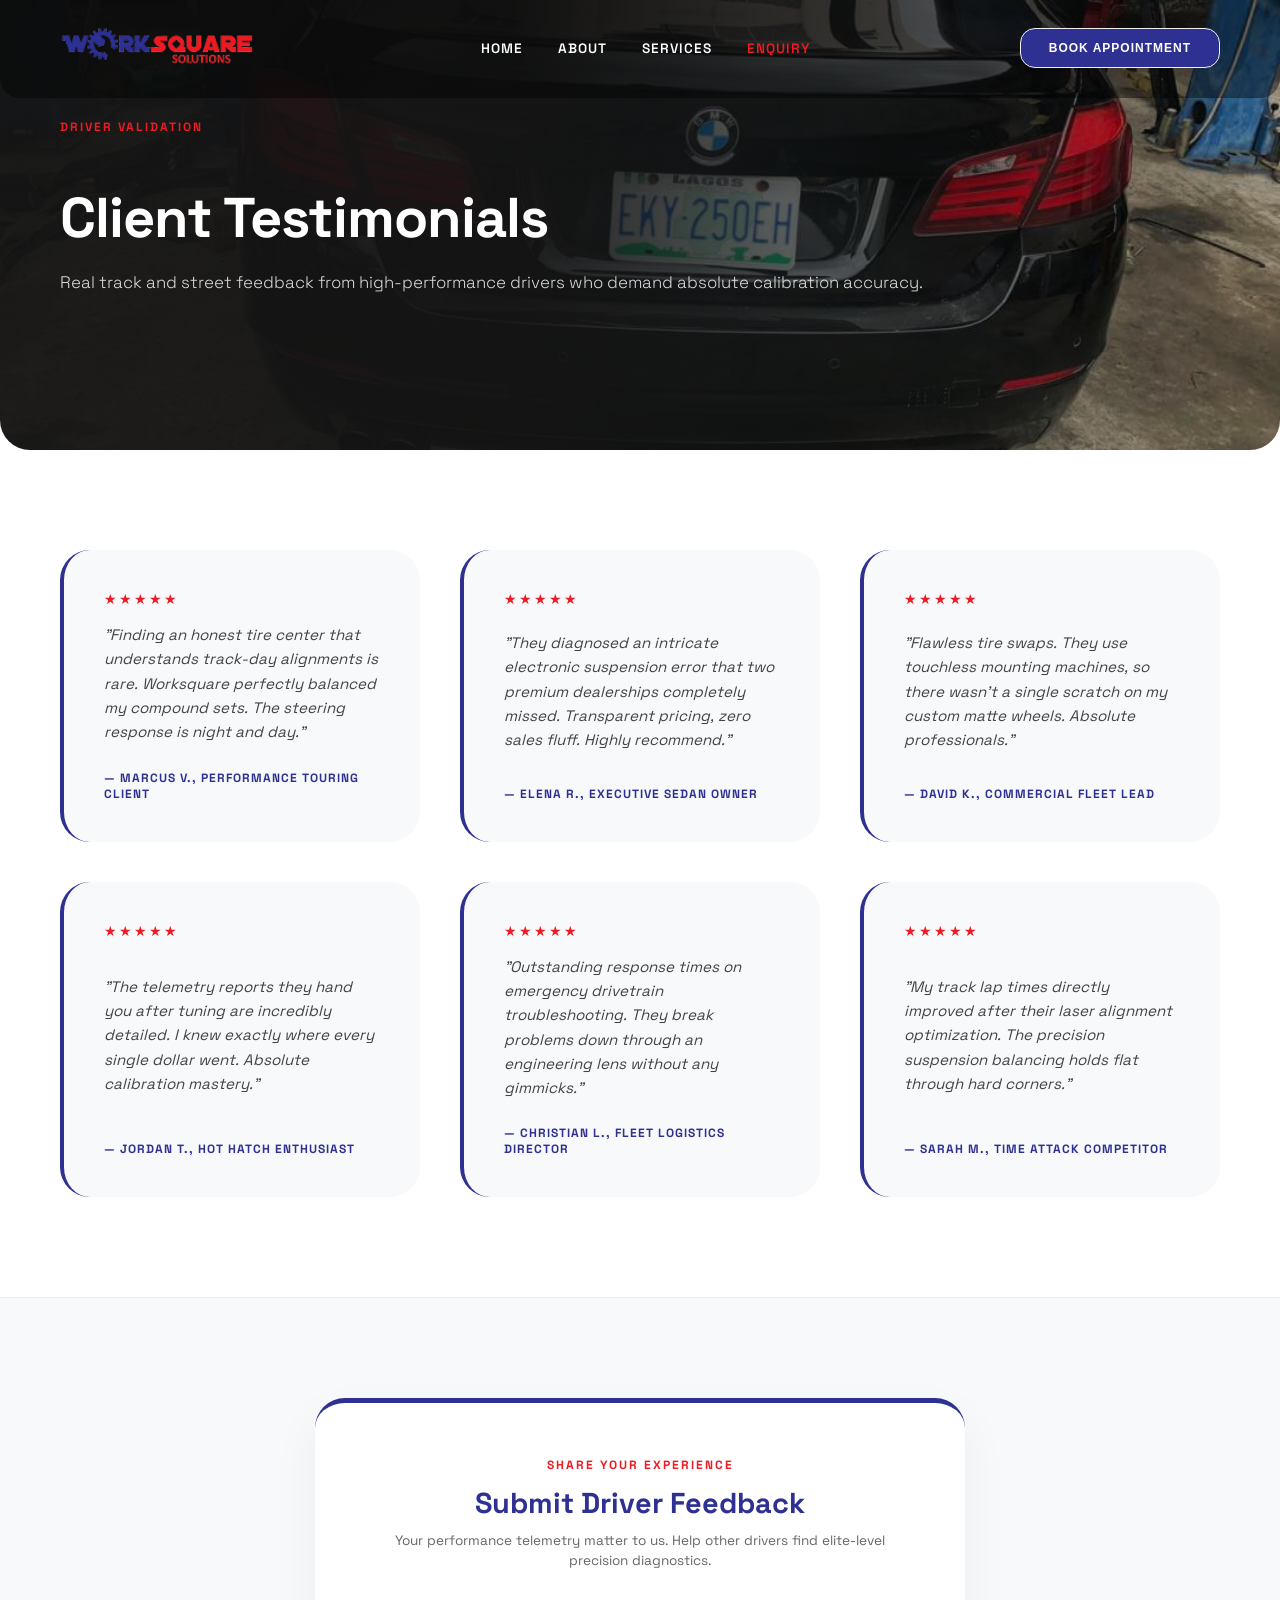
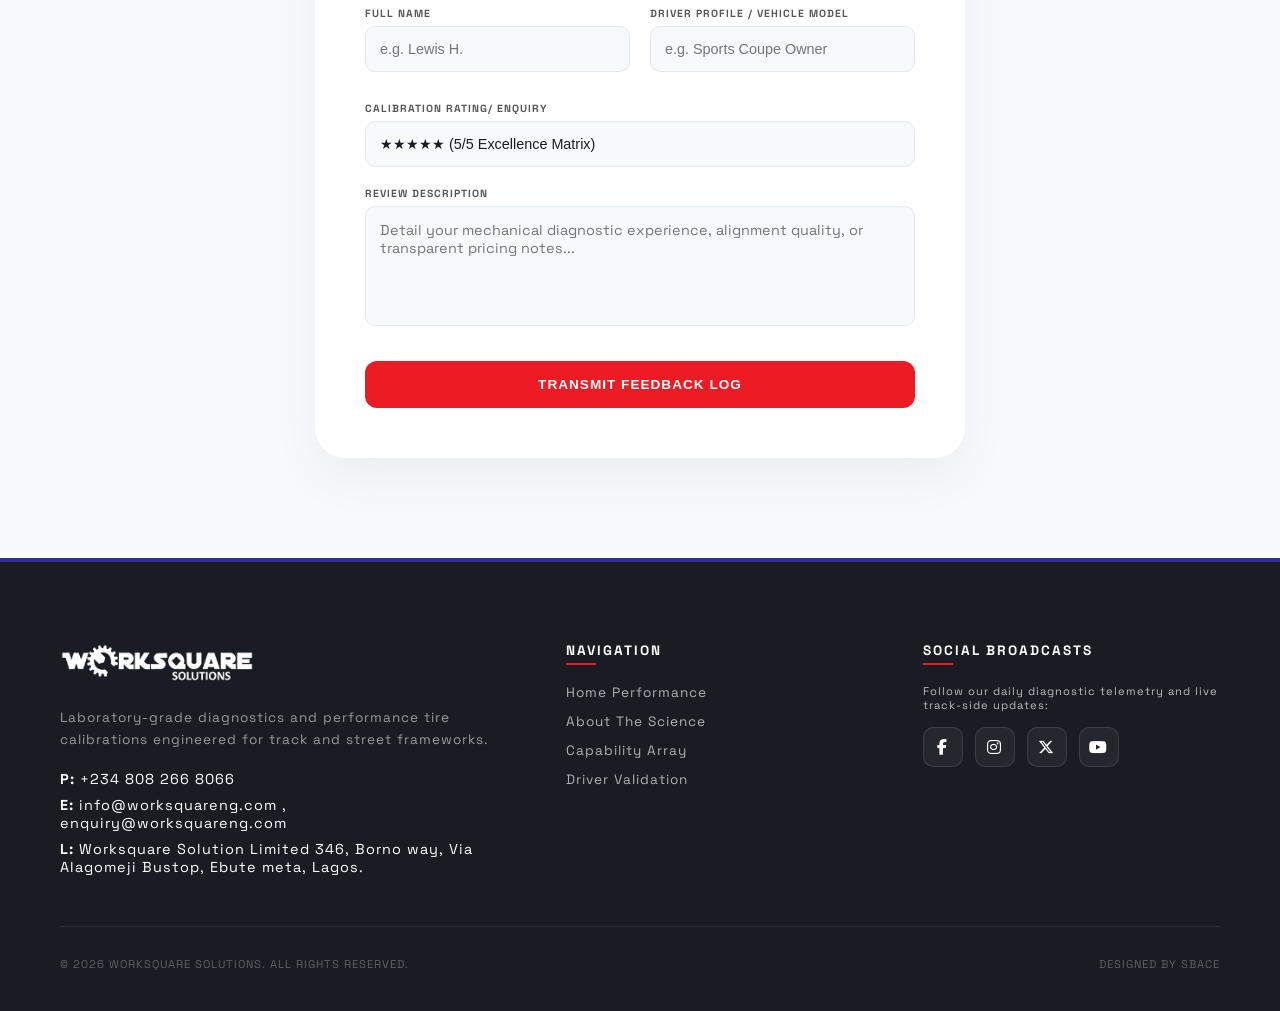
<file: testimonials.html>
<!DOCTYPE html>
<html lang="en">
<head>
    <meta charset="UTF-8">
    <meta name="viewport" content="width=device-width, initial-scale=1.0">
    <title>Testimonials - Worksquare Solutions</title>
    <link rel="stylesheet" href="style.css">
    <link rel="stylesheet" href="https://cdnjs.cloudflare.com/ajax/libs/font-awesome/6.4.2/css/all.min.css" />
</head>
<body>

    <header>
        <div class="logo-branding">
            <img src="images/logo.png" alt="Worksquare Logo">
        </div>
        <nav class="nav-links">
            <a href="index.html">Home</a>
            <a href="about.html">About</a>
            <a href="services.html">Services</a>
            <a href="#" class="active" style="color: var(--accent-red);">Enquiry</a>
        </nav>
        <div class="header-cta">
            <button class="openModalBtn">Book Appointment</button>
        </div>
    </header>

    <main>
        <!-- Inner Page Hero Canvas Frame -->
        <section class="hero-canvas" style="height: 50vh; min-height: 350px; background: linear-gradient(to right, rgba(20, 20, 20, 0.95) 40%, rgba(0,0,0,0.2)), url('images/photo_2026-06-28\ 15.24.14.jpeg') center/cover no-repeat;">
            <div class="hero-content" style="display: flex; flex-direction: column; justify-content: center; height: 100%;">
                <span class="section-tag">Driver Validation</span>
                <h1 style="margin-top: 40px; font-size: 3.5rem;">Client Testimonials</h1>
                <p>Real track and street feedback from high-performance drivers who demand absolute calibration accuracy.</p>
            </div>
        </section>

        <!-- Expanded Reviews Canvas Grid Frame -->
        <section class="reviews-canvas" style="background-color: var(--clean-white); padding: 100px 60px;">
            <div class="reviews-grid">
                <!-- Card 1 -->
                <div class="review-card">
                    <div class="rating">★★★★★</div>
                    <p>"Finding an honest tire center that understands track-day alignments is rare. Worksquare perfectly balanced my compound sets. The steering response is night and day."</p>
                    <span class="reviewer-signature">— Marcus V., Performance Touring Client</span>
                </div>
                <!-- Card 2 -->
                <div class="review-card">
                    <div class="rating">★★★★★</div>
                    <p>"They diagnosed an intricate electronic suspension error that two premium dealerships completely missed. Transparent pricing, zero sales fluff. Highly recommend."</p>
                    <span class="reviewer-signature">— Elena R., Executive Sedan Owner</span>
                </div>
                <!-- Card 3 -->
                <div class="review-card">
                    <div class="rating">★★★★★</div>
                    <p>"Flawless tire swaps. They use touchless mounting machines, so there wasn't a single scratch on my custom matte wheels. Absolute professionals."</p>
                    <span class="reviewer-signature">— David K., Commercial Fleet Lead</span>
                </div>
                <!-- Card 4 -->
                <div class="review-card">
                    <div class="rating">★★★★★</div>
                    <p>"The telemetry reports they hand you after tuning are incredibly detailed. I knew exactly where every single dollar went. Absolute calibration mastery."</p>
                    <span class="reviewer-signature">— Jordan T., Hot Hatch Enthusiast</span>
                </div>
                <!-- Card 5 -->
                <div class="review-card">
                    <div class="rating">★★★★★</div>
                    <p>"Outstanding response times on emergency drivetrain troubleshooting. They break problems down through an engineering lens without any gimmicks."</p>
                    <span class="reviewer-signature">— Christian L., Fleet Logistics Director</span>
                </div>
                <!-- Card 6 -->
                <div class="review-card">
                    <div class="rating">★★★★★</div>
                    <p>"My track lap times directly improved after their laser alignment optimization. The precision suspension balancing holds flat through hard corners."</p>
                    <span class="reviewer-signature">— Sarah M., Time Attack Competitor</span>
                </div>
            </div>
        </section>

        <!-- Stylized Feedback Review Submission Form Block -->
        <section class="work-showcase reveal-on-scroll" style="background-color: var(--soft-gray); padding: 100px 60px; border-top: 1px solid rgba(0,0,0,0.05);">
            <div style="max-width: 650px; margin: 0 auto; background: var(--clean-white); padding: 50px; border-radius: 30px; box-shadow: 0 20px 50px rgba(26,28,36,0.05); border-top: 5px solid var(--primary-blue);">
                
                <div class="section-header centered" style="text-align: center; margin-bottom: 35px;">
                    <span class="section-tag">Share Your Experience</span>
                    <h2 style="font-size: 1.8rem; margin-bottom: 10px;">Submit Driver Feedback</h2>
                    <p style="font-size: 0.85rem; color: #666; line-height: 1.5;">Your performance telemetry matter to us. Help other drivers find elite-level precision diagnostics.</p>
                </div>

                <form id="feedbackForm">
                    <div style="display: grid; grid-template-columns: 1fr 1fr; gap: 20px;">
                        <div class="input-group">
                            <label>Full Name</label>
                            <input type="text" placeholder="e.g. Lewis H." required style="border-radius: 10px;">
                        </div>
                        <div class="input-group">
                            <label>Driver Profile / Vehicle Model</label>
                            <input type="text" placeholder="e.g. Sports Coupe Owner" required style="border-radius: 10px;">
                        </div>
                    </div>

                    <div class="input-group" style="margin-top: 10px;">
                        <label>Calibration Rating/ Enquiry</label>
                        <select required style="border-radius: 10px; -webkit-appearance: none;">
                            <option value="5">★★★★★ (5/5 Excellence Matrix)</option>
                            <option value="4">★★★★☆ (4/5 Highly Satisfactory)</option>
                            <option value="3">★★★☆☆ (3/5 Standard Care)</option>
                            <option value="2">★★☆☆☆ (2/5 Needs Improvement)</option>
                            <option value="1">★☆☆☆☆ (1/5 Poor Satisfaction)</option>
                            <option value="6">Enquiry (Have A Question)</option>
                        </select>
                    </div>

                    <div class="input-group" style="margin-top: 10px;">
                        <label>Review Description</label>
                        <textarea placeholder="Detail your mechanical diagnostic experience, alignment quality, or transparent pricing notes..." rows="5" required style="padding: 14px; border: 1px solid #e2e8f0; background: var(--soft-gray); outline: none; font-size: 0.9rem; color: var(--rich-charcoal); font-family: inherit; resize: none; border-radius: 10px;"></textarea>
                    </div>

                    <button type="submit" class="submit-booking" style="width: 100%; border-radius: 12px; font-size: 0.85rem; margin-top: 15px;">Transmit Feedback Log</button>
                </form>

                <!-- Success Confirmation Shim -->
                <div id="feedbackSuccess" style="display: none; text-align: center; padding: 40px 0;">
                    <div style="color: var(--primary-blue); font-size: 3rem; margin-bottom: 15px;">✓</div>
                    <h3 style="color: var(--primary-blue); margin-bottom: 10px; font-weight: 800;">Review Telemetry Processed!</h3>
                    <p style="font-size: 0.9rem; color: #555;">Thank you for contributing to the Worksquare Solutions database. Your review will populate after structural indexing.</p>
                </div>

            </div>
        </section>
    </main>

    <footer>
        <div class="footer-matrix">
            <!-- Column 1: Logo & Communication Telemetry -->
            <div class="footer-col branding-col">
                <div class="logo-branding" style="margin-bottom: 20px;">
                    <img src="images/logo.png" alt="Worksquare Logo" style="filter: brightness(0) invert(1);">
                </div>
                <p class="footer-desc">Laboratory-grade diagnostics and performance tire calibrations engineered for track and street frameworks.</p>
                <div class="contact-telemetry">
                    <a href="tel:+234 808 266 8066"><strong>P:</strong> +234 808 266 8066</a>
                    <a href="mailto:info@worksquareng.com , enquiry@worksquareng.com"><strong>E:</strong> info@worksquareng.com , enquiry@worksquareng.com</a>
                    <a href=""><strong>L:</strong> Worksquare Solution Limited 346, Borno way, Via Alagomeji Bustop, Ebute meta, Lagos.</a>
                </div>
            </div>

            <!-- Column 2: Index Site Navigation -->
            <div class="footer-col links-col">
                <h3>Navigation</h3>
                <ul class="footer-links-list">
                    <li><a href="index.html">Home Performance</a></li>
                    <li><a href="about.html">About The Science</a></li>
                    <li><a href="services.html">Capability Array</a></li>
                    <li><a href="testimonials.html">Driver Validation</a></li>
                </ul>
            </div>

            <!-- Column 3: Social Media Broadcast Channels -->
            <div class="footer-col socials-col">
                <h3>Social Broadcasts</h3>
                <p style="margin-bottom: 15px;">Follow our daily diagnostic telemetry and live track-side updates:</p>
                <div class="social-channels-row">
                    <a href="#" aria-label="Facebook Link">
                        <i class="fa-brands fa-facebook-f"></i>
                    </a>
                    <a href="#" aria-label="Instagram Link">
                        <i class="fa-brands fa-instagram"></i>
                    </a>
                    <a href="#" aria-label="X Platform Link">
                        <i class="fa-brands fa-x-twitter"></i>
                    </a>
                    <a href="#" aria-label="YouTube Link">
                        <i class="fa-brands fa-youtube"></i>
                    </a>
                </div>
            </div>
        </div>

        <!-- Bottom Structural Copyright Strip -->
        <div class="footer-bottom-strip">
            <p>&copy; 2026 WORKSQUARE SOLUTIONS. ALL RIGHTS RESERVED.</p>
            <p>DESIGNED BY SBACE</p>
        </div>
    </footer>

    <!-- Booking Modal Layer Components remain exact and functional below -->
    <div id="appointmentModal" class="modal-overlay">
        <div class="modal-content">
            <span class="close-modal">&times;</span>
            <h2>Make an Appointment</h2>
            <p>Secure your specific bay allocation window. Our service advisory team will confirm your telemetry check within 1 hour.</p>
            
            <form id="appointmentForm">
                <div class="input-group">
                    <label>Full Name</label>
                    <input type="text" placeholder="John Doe" required>
                </div>
                <div class="input-group">
                    <label>Phone</label>
                    <input type="tel" placeholder="123-456-7890" required>
                </div>
                <div class="input-group">
                    <label>Primary Service Needed</label>
                    <select required>
                        <option value="" disabled selected>Select service array...</option>
                        <option>Precision Wheel Alignment & Tires</option>
                        <option>Advanced Powertrain Diagnostics</option>
                        <option>Braking System Calibration</option>
                        <option>Scheduled Factory Maintenance</option>
                    </select>
                </div>
                <div class="input-group">
                    <label>Preferred Date</label>
                    <input type="date" required>
                </div>
                <button type="submit" class="submit-booking">Confirm Allocation Window</button>
            </form>
            
            <div id="successMessage" style="display:none;">
                <h3>Bay Reserved Successfully!</h3>
                <p>Your calendar reservation code has been generated. See you in the bay.</p>
            </div>
        </div>
    </div>

    <script src="script.js"></script>
</body>
</html>
</file>
<file: style.css>
/* ==========================================================================
   IDENTITY STRUCT RESETS & COLOR PROFILE VARIABLE MATRICES
   ========================================================================== */

@import url('https://fonts.googleapis.com/css2?family=Space+Grotesk:wght@300;400;500;600;700&display=swap');

* {
    margin: 0;
    padding: 0;
    box-sizing: border-box;
}



:root {
    --primary-blue: #2E3192;    /* Anchor Brand Tone */
    --accent-red: #ED1B24;      /* Pure CTA Focus Driver */
    --clean-white: #FFFFFF;     /* Base Structural Background Floor */
    --rich-charcoal: #1a1c24;   /* High-Contrast Typographic Secondary */
    --soft-gray: #f8f9fa;       /* Neutral Section Framing Break */
}

body {
    background-color: var(--clean-white);
    color: var(--rich-charcoal);
    font-family: 'Space Grotesk', sans-serif;
    font-weight: 400;
    min-height: 100vh;
    overflow-x: hidden;
    scroll-behavior: smooth;
    position: relative;
}

/* ==========================================================================
   NAVIGATION DESKTOP FOOTPRINT
   ========================================================================== */
header {
    display: flex;
    justify-content: space-between;
    align-items: center;
    padding: 25px 60px;
    /* height: 12vh; */
    /* background-color: var(--clean-white); */
    border-bottom: 1px solid rgba(0,0,0,0.06);
    position: fixed;
    top: 0;
    z-index: 900;
    background-color: rgba(0,0,0,0.4);
    border-radius: 0 0 20px 20px;
    width: 100%;
}

.logo-branding h2 {
    font-size: 1.4rem;
    font-weight: 800;
    letter-spacing: -0.5px;
    color: var(--primary-blue);
}

.logo-branding h2 span {
    color: var(--accent-red);
    font-weight: 300;
}

.logo-branding img {
    width: 100%;
    max-width: 200px;
    object-fit: contain;
    margin-right: 12px;
}

.nav-links {
    display: flex;
    gap: 35px;
}

.nav-links a {
    text-decoration: none;
    color: var(--clean-white);
    font-size: 0.85rem;
    font-weight: 600;
    text-transform: uppercase;
    letter-spacing: 1px;
    transition: color 0.3s ease;
}

.nav-links a:hover {
    color: var(--primary-blue);
}

/* Structural Hard CTA Buttons */
header button, .cta-primary {
    padding: 12px 28px;
    background-color: var(--primary-blue);
    border: 1px solid #f1f1f1;
    color: var(--clean-white);
    font-size: 0.75rem;
    font-weight: 700;
    text-transform: uppercase;
    letter-spacing: 1px;
    cursor: pointer;
    transition: background-color 0.4s ease;
    border-radius: 15px;
}

header button:hover, .cta-primary:hover {
    background-color: var(--accent-red); /* High performance flip action */
}

/* ==========================================================================
   HERO CANVAS SECTION
   ========================================================================== */
.hero-canvas {
    height: 125vh;
    background: linear-gradient(to right, rgba(40, 40, 40, 0.95) 20%, rgba(0,0,0,0.0) 50%), 
                url('images/photo_2026-06-28\ 15.24.32.jpeg') center/cover no-repeat;
    display: flex;
    /* align-items: center; */
    /* padding: 0 60px; */
    flex-direction: column;
    justify-content: space-between;
    border-radius: 0 0 30px 30px;
}

.hero-content {
    max-width: 1024px;
    color: var(--clean-white);
    padding: 0 60px;
    display: flex;
    flex-direction: column;
    justify-content: space-evenly;
    height: 70%;
}

.hero-content h1 {
    font-size: 4.5rem;
    font-weight: 700;
    line-height: 1.1;
    margin-bottom: 20px;
    letter-spacing: -1px;
    margin-top: 100px;
}

.hero-content p {
    font-size: 1.05rem;
    color: rgba(255,255,255,0.85);
    margin-bottom: 35px;
    line-height: 1.6;
    font-weight: 300;
}

.heero-conntss2{
    display: flex;
    flex-direction: row;
    align-items: center;
    gap: 20px;
}

.heero-conntss2 div{
    display: flex;
    flex-direction: column;
}

.heero-conntss2 h3{
    font-size: 1.7rem;
}

.heero-conntss2 p{
    margin-bottom: 0;
}

.herroor-sceece2 {
    background-color: #2E3192;
    color: white;
    bottom: 0;
    padding: 50px;
    border-radius: 0 0 30px 30px;
}

.hero-contents-2{
    display: flex;
    align-items: center;
    gap: 20px;
}

.catoonsffs{
    display: flex;
    justify-content: space-between;
}

.box1{
    display: flex;
    align-items: center;
    gap: 20px;
}

.box1 div{
    width: 100%;
    max-width: 290px;
    display: flex;
    flex-direction: column;
    gap: 8px;
}

.box1 img{
    width: 60px;
}
.box1 h4{
    font-size: 1.2rem;
}
.box1 p{
    font-weight: 300;
}

/* ==========================================================================
   WHO WE ARE SECTION STRIP
   ========================================================================== */
.info-strip {
    padding: 100px 60px;
    background-color: var(--clean-white);
}

.info-grid {
    display: grid;
    grid-template-columns: 1.1fr 0.9fr;
    gap: 80px;
    align-items: center;
}

.section-tag {
    display: inline-block;
    color: var(--accent-red);
    font-size: 0.75rem;
    font-weight: 700;
    text-transform: uppercase;
    letter-spacing: 2px;
    margin-bottom: 12px;
}

.info-text h2 {
    font-size: 2.2rem;
    font-weight: 800;
    color: var(--primary-blue);
    line-height: 1.2;
    margin-bottom: 25px;
}

.info-text p {
    color: #555555;
    font-size: 0.95rem;
    line-height: 1.7;
    margin-bottom: 40px;
}

.metric-row {
    display: flex;
    gap: 50px;
}

.metrics-container{
    display: flex;
    gap: 50px;
}

.stat-box h3 {
    font-size: 2.5rem;
    font-weight: 800;
    color: var(--primary-blue);
    border-bottom: 3px solid var(--accent-red);
    display: inline-block;
    margin-bottom: 5px;
}

.stat-box p {
    font-size: 0.8rem;
    font-weight: 700;
    text-transform: uppercase;
    color: #777777;
}

.info-visual img {
    width: 100%;
    height: 450px;
    object-fit: cover;
    box-shadow: 25px 25px 0px var(--soft-gray);
    border-radius: 30px;
}

/* ==========================================================================
   LATEST WORK ASYMMETRIC GRID SHOWCASE
   ========================================================================== */
.work-showcase {
    padding: 100px 60px;
    background-color: var(--soft-gray);
}

.section-header {
    margin-bottom: 50px;
}

.section-header h2 {
    font-size: 2.2rem;
    font-weight: 800;
    color: var(--primary-blue);
}

.section-header.centered {
    text-align: center;
}

.work-gallery {
    display: grid;
    grid-template-columns: repeat(3, 1fr);
    grid-auto-rows: 300px;
    gap: 30px;
}

.work-item {
    position: relative;
    overflow: hidden;
    background-color: var(--primary-blue);
    border-radius: 30px;
}

.work-item img {
    width: 100%;
    height: 100%;
    object-fit: cover;
    transition: transform 0.6s cubic-bezier(0.16, 1, 0.3, 1);
}

.work-item.size-wide { grid-column: span 2; }
.work-item.size-tall { grid-row: span 2; }

/* Dynamic Intersect Fade Focus Overlays */
.work-gallery:has(.work-item:hover) .work-item:not(:hover) {
    opacity: 0.4;
}

.work-item:hover img {
    transform: scale(1.05);
}

.work-overlay {
    position: absolute;
    bottom: 0;
    left: 0;
    width: 100%;
    padding: 35px;
    background: linear-gradient(to top, rgba(26, 28, 36, 0.95) 0%, rgba(26, 28, 36, 0) 100%);
    color: var(--clean-white);
    opacity: 0;
    transition: opacity 0.3s ease;
}

.work-item:hover class, .work-item:hover .work-overlay {
    opacity: 1;
}

.work-overlay h3 {
    font-size: 1.1rem;
    font-weight: 700;
    margin-bottom: 6px;
}

.work-overlay p {
    font-size: 0.8rem;
    color: rgba(255,255,255,0.75);
}

/* ==========================================================================
   TESTIMONIALS SECTION
   ========================================================================== */
.reviews-canvas {
    padding: 100px 60px;
    background-color: var(--clean-white);
}

.reviews-grid {
    display: grid;
    grid-template-columns: repeat(3, 1fr);
    gap: 40px;
}

.review-card {
    background: var(--soft-gray);
    padding: 40px;
    border-left: 4px solid var(--primary-blue);
    display: flex;
    flex-direction: column;
    justify-content: space-between;
    border-radius: 30px;
}

.rating {
    color: var(--accent-red);
    font-size: 0.9rem;
    margin-bottom: 15px;
    letter-spacing: 2px;
}

.review-card p {
    font-size: 0.95rem;
    line-height: 1.6;
    color: #444444;
    font-style: italic;
    margin-bottom: 25px;
}

.reviewer-signature {
    font-size: 0.75rem;
    font-weight: 700;
    text-transform: uppercase;
    color: var(--primary-blue);
    letter-spacing: 1px;
}

/* ==========================================================================
   FOOTER FRAME STRIP
   ========================================================================== */
footer {
    background-color: var(--rich-charcoal);
    color: rgba(255,255,255,0.4);
    padding: 40px 60px;
    font-size: 0.7rem;
    letter-spacing: 1px;
}

.footer-content {
    display: flex;
    justify-content: space-between;
    align-items: center;
}



footer {
    background-color: var(--rich-charcoal);
    color: rgba(255, 255, 255, 0.7);
    padding: 80px 60px 40px 60px;
    font-family: inherit;
    border-top: 4px solid var(--primary-blue);
}

.footer-matrix {
    display: grid;
    grid-template-columns: 1.5fr 1fr 1fr;
    gap: 60px;
    max-width: 1200px;
    margin: 0 auto 50px auto;
}

.footer-col h3 {
    color: var(--clean-white);
    font-size: 0.85rem;
    text-transform: uppercase;
    letter-spacing: 2px;
    margin-bottom: 25px;
    position: relative;
    display: inline-block;
}

.footer-col h3::after {
    content: '';
    position: absolute;
    bottom: -6px;
    left: 0;
    width: 30px;
    height: 2px;
    background-color: var(--accent-red);
}

.footer-desc {
    font-size: 0.85rem;
    line-height: 1.6;
    margin-bottom: 20px;
    color: rgba(255, 255, 255, 0.55);
}

.contact-telemetry {
    display: flex;
    flex-direction: column;
    gap: 8px;
}

.contact-telemetry a {
    color: var(--clean-white);
    text-decoration: none;
    font-size: 0.9rem;
    transition: color 0.3s ease;
}

.contact-telemetry a:hover {
    color: var(--accent-red);
}

/* Footer Link Modules */
.footer-links-list {
    list-style: none;
    display: flex;
    flex-direction: column;
    gap: 12px;
}

.footer-links-list a {
    color: rgba(255, 255, 255, 0.65);
    text-decoration: none;
    font-size: 0.85rem;
    transition: all 0.3s ease;
    display: inline-block;
}

.footer-links-list a:hover {
    color: var(--clean-white);
    transform: translateX(5px);
}

/* Social Broadcast Nodes */
.social-channels-row {
    display: flex;
    gap: 12px;
}

.social-channels-row a {
    display: flex;
    align-items: center;
    justify-content: center;
    width: 40px;
    height: 40px;
    background: rgba(255, 255, 255, 0.05);
    border-radius: 10px;
    color: var(--clean-white);
    text-decoration: none;
    font-size: 0.75rem;
    font-weight: 700;
    transition: all 0.3s ease;
    border: 1px solid rgba(255, 255, 255, 0.1);
}

.social-channels-row a:hover {
    background: var(--clean-white);
    border-color: var(--primary-blue);
    transform: translateY(-3px);
}

/* Base Footprint Strip */
.footer-bottom-strip {
    border-top: 1px solid rgba(255, 255, 255, 0.08);
    padding-top: 30px;
    display: flex;
    justify-content: space-between;
    align-items: center;
    font-size: 0.7rem;
    letter-spacing: 1px;
    color: rgba(255, 255, 255, 0.3);
}





/* ==========================================================================
   APPOINTMENT MODAL LAYER (GLASSMORPHISM EXTENSION)
   ========================================================================== */
.modal-overlay {
    display: none;
    position: fixed;
    top: 0;
    left: 0;
    width: 100%;
    height: 100%;
    z-index: 1000;
    background: rgba(26, 28, 36, 0.4);
    backdrop-filter: blur(16px);
    -webkit-backdrop-filter: blur(16px);
    justify-content: center;
    align-items: center;
}

.modal-overlay.active { display: flex; }

.modal-content {
    background: var(--clean-white);
    padding: 50px;
    width: 90%;
    max-width: 480px;
    position: relative;
    box-shadow: 0 30px 80px rgba(0,0,0,0.15);
    border-top: 5px solid var(--primary-blue);
    border-radius: 30px;
}

.close-modal {
    position: absolute;
    top: 25px;
    right: 25px;
    font-size: 2rem;
    cursor: pointer;
    color: #aaaaaa;
    transition: color 0.2s;
}

.close-modal:hover { color: var(--rich-charcoal); }

.modal-content h2 {
    font-size: 1.6rem;
    font-weight: 800;
    color: var(--primary-blue);
    margin-bottom: 8px;
}

.modal-content p {
    font-size: 0.85rem;
    color: #666666;
    line-height: 1.5;
    margin-bottom: 30px;
}

.input-group {
    margin-bottom: 20px;
    display: flex;
    flex-direction: column;
}

.input-group label {
    font-size: 0.65rem;
    text-transform: uppercase;
    font-weight: 700;
    letter-spacing: 1px;
    margin-bottom: 6px;
    color: #575757;
}

.input-group input, .input-group select {
    padding: 14px;
    border: 1px solid #e2e8f0;
    background: var(--soft-gray);
    outline: none;
    font-size: 0.9rem;
    color: var(--rich-charcoal);
}

.input-group input:focus, .input-group select:focus {
    border-color: var(--primary-blue);
    background: var(--clean-white);
}

.submit-booking {
    width: 100%;
    padding: 16px;
    background-color: var(--accent-red); /* Uses Red highlighting strictly for confirmation actions */
    color: var(--clean-white);
    border: none;
    font-weight: 700;
    text-transform: uppercase;
    letter-spacing: 1px;
    font-size: 0.8rem;
    cursor: pointer;
    transition: background-color 0.3s;
}

.submit-booking:hover { background-color: var(--primary-blue); }

#successMessage h3 {
    color: var(--primary-blue);
    margin-bottom: 10px;
}


/* ==========================================================================
   FONT AWESOME BRAND BRANDING OVERRIDES
   ========================================================================== */
.social-channels-row a {
    display: inline-flex !important;
    align-items: center;
    justify-content: center;
    text-decoration: none;
}

/* Formats the Font Awesome vector glyph layer size */
.social-channels-row a i {
    font-size: 16px !important;
    color: var(--clean-white) !important;
    transition: transform 0.3s cubic-bezier(0.175, 0.885, 0.32, 1.275);
}

/* Interactive brand accent color shift on hover */
.social-channels-row a:hover i.fa-facebook-f { color: #1877F2 !important; transform: scale(1.15); }
.social-channels-row a:hover i.fa-instagram  { color: #E1306C !important; transform: scale(1.15); }
.social-channels-row a:hover i.fa-x-twitter  { color: #3c3c3c !important; transform: scale(1.15); }
.social-channels-row a:hover i.fa-youtube    { color: #FF0000 !important; transform: scale(1.15); }








/* ==========================================================================
   PREMIUM MOTION INTERACTION STYLES
   ========================================================================== */

/* The initial hidden state of elements before scrolling into view */
.reveal-element {
    opacity: 0;
    transform: translateY(30px);
    transition: opacity 0.8s cubic-bezier(0.215, 0.61, 0.355, 1), 
                transform 0.8s cubic-bezier(0.215, 0.61, 0.355, 1);
    will-change: transform, opacity;
}

/* Stagger delay classes to make grids feel fluid */
.delay-1 { transition-delay: 0.15s; }
.delay-2 { transition-delay: 0.3s; }
.delay-3 { transition-delay: 0.45s; }

/* The activated state triggered instantly by JavaScript */
.reveal-element.active {
    opacity: 1;
    transform: translateY(0);
}




/* ==========================================================================
   PRODUCTION-GRADE SCROLL ENTRANCE REVEALS
   ========================================================================== */

/* The hidden base state of any animated element */
.reveal-on-scroll {
    opacity: 0;
    transform: translateY(30px);
    transition: opacity 0.85s cubic-bezier(0.25, 1, 0.5, 1), 
                transform 0.85s cubic-bezier(0.25, 1, 0.5, 1);
    will-change: transform, opacity; /* Optimizes GPU hardware acceleration */
}

/* Unique variation: Sleek horizontal slide-in for side elements */
.reveal-left {
    opacity: 0;
    transform: translateX(-40px);
    transition: opacity 0.9s cubic-bezier(0.25, 1, 0.5, 1), 
                transform 0.9s cubic-bezier(0.25, 1, 0.5, 1);
    will-change: transform, opacity;
}

/* Activated target state triggered automatically via the JS engine */
.reveal-on-scroll.active,
.reveal-left.active {
    opacity: 1;
    transform: translate(0, 0);
}

/* Precise stagger delay modifiers for sequential items (grids, columns, lists) */
.stagger-1 { transition-delay: 0.1s; }
.stagger-2 { transition-delay: 0.2s; }
.stagger-3 { transition-delay: 0.3s; }
.stagger-4 { transition-delay: 0.4s; }



/* Slogan and Tagline Typography Styling */
.brand-tagline {
    font-size: 1.2rem;
    color: var(--accent-red);
    text-transform: uppercase;
    letter-spacing: 2px;
    font-weight: 600;
    margin-bottom: 15px;
}

/* Clearer configuration for the phone telemetry numbers layout */
.hero-contact-info h3 {
    color: var(--clean-white);
    font-size: 1.5rem;
    margin-bottom: 2px;
}

.hero-contact-info p {
    color: rgba(255, 255, 255, 0.7);
    font-size: 0.95rem;
    letter-spacing: 1px;
    margin-bottom: 0;
}



/* ==========================================================================\n   SERVICES MATRIX GRID LAYOUT & INTERACTIONS\n   ========================================================================== */

.services-matrix-container {
    display: grid;
    grid-template-columns: repeat(auto-fit, minmax(280px, 1fr));
    gap: 30px;
    padding: 60px 10%;
    background-color: var(--soft-gray);
    width: 100%;

}

/* Individual Grid Card Elements */
.service-card {
    background-color: var(--clean-white);
    padding: 40px 30px;
    border-radius: 12px;
    box-shadow: 0 10px 30px rgba(0, 0, 0, 0.04);
    border-top: 4px solid var(--primary-blue);
    transition: transform 0.4s cubic-bezier(0.165, 0.84, 0.44, 1), 
                box-shadow 0.4s cubic-bezier(0.165, 0.84, 0.44, 1),
                border-color 0.3s ease;
    display: flex;
    flex-direction: column;
    align-items: flex-start;
    position: relative;
    overflow: hidden;
}

/* High-Contrast Brand Accent Hover-States */
.service-card:hover {
    transform: translateY(-8px);
    box-shadow: 0 20px 40px rgba(46, 49, 146, 0.12);
    border-top-color: var(--accent-red);
}

/* Icon Graphics Styling */
.service-icon {
    font-size: 2.5rem;
    color: var(--primary-blue);
    margin-bottom: 25px;
    transition: color 0.3s ease, transform 0.3s ease;
}

.service-card:hover .service-icon {
    color: var(--accent-red);
    transform: scale(1.08);
}

/* Card Typography Styling Matrices */
.service-card h3 {
    font-size: 1.4rem;
    color: var(--rich-charcoal);
    font-weight: 600;
    margin-bottom: 12px;
    letter-spacing: -0.3px;
}

.service-card p {
    font-size: 0.98rem;
    color: #555;
    line-height: 1.6;
}

/* ==========================================================================\n   SCROLL REVEAL ANIMATION STATES (Requires script.js to trigger)\n   ========================================================================== */
.reveal-on-scroll {
    opacity: 0;
    transform: translateY(30px);
    transition: opacity 0.8s cubic-bezier(0.165, 0.84, 0.44, 1), 
                transform 0.8s cubic-bezier(0.165, 0.84, 0.44, 1);
}

.reveal-on-scroll.active {
    opacity: 1;
    transform: translateY(0);
}





/* ==========================================================================\n   INFINITE VEHICLE LOGO TICKER TRACKS\n   ========================================================================== */

.vehicles-serviced-section {
    padding: 60px 0;
    background-color: #f9f9f9;
    overflow: hidden; /* Important: Prevents horizontal page break layout spills */
    width: 100%;
}

.vehicles-serviced-section .section-header {
    text-align: center;
    margin-bottom: 40px;
    padding: 0 20px;
}

.vehicles-serviced-section h2 {
    font-size: 2rem;
    color: var(--rich-charcoal, #222);
    margin-bottom: 10px;
}

/* Master Wrapper For Carousels */
.carousel-matrix-container {
    display: flex;
    flex-direction: column;
    gap: 25px; /* Distance between top row and bottom row */
    width: 100%;
    position: relative;
}

/* Base Ticker Environment Mask */
.ticker-wrap {
    width: 100%;
    overflow: hidden;
    white-space: nowrap;
    position: relative;
    padding: 10px 0;
}

/* Soft Visual Edge Fade Blur Effects using CSS pseudo-elements */
.ticker-wrap::before,
.ticker-wrap::after {
    content: "";
    position: absolute;
    top: 0;
    width: 150px;
    height: 100%;
    z-index: 2;
    pointer-events: none;
}
.ticker-wrap::before {
    left: 0;
    background: linear-gradient(to right, #f9f9f9 10%, rgba(249, 249, 249, 0));
}
.ticker-wrap::after {
    right: 0;
    background: linear-gradient(to left, #f9f9f9 10%, rgba(249, 249, 249, 0));
}

/* Infinite Flex Ribbon Track */
.ticker-track {
    display: inline-flex;
    align-items: center;
    width: max-content;
    gap: 40px; /* Space between each image box */
}

/* Logo Render Container Cards */
.logo-item {
    width: 160px;
    height: 90px;
    display: flex;
    align-items: center;
    justify-content: center;
    background: #ffffff;
    border-radius: 8px;
    padding: 10px;
    box-shadow: 0 4px 15px rgba(0, 0, 0, 0.03);
    transition: transform 0.3s ease;
}

/* Subtle interact hover feature */
.logo-item:hover {
    transform: scale(1.05);
}

.logo-item img {
    max-width: 70%;
    max-height: 70%;
    object-fit: contain;
    opacity: 0.75;
    transition: opacity 0.3s ease, transform 0.3s ease;
}

.logo-item:hover img {
    opacity: 1;
    transform: scale(1.05);
}

/* ==========================================================================\n   TICKER ANIMATION ENGINE TIMELINE SCHEDULING\n   ========================================================================== */

/* Top Row: Moving Right */
.direction-right .ticker-track {
    animation: scrollRight 30s linear infinite;
}

/* Bottom Row: Moving Left */
.direction-left .ticker-track {
    animation: scrollLeft 30s linear infinite;
}

/* Pause animations when user hovers over a track row */
.ticker-wrap:hover .ticker-track {
    animation-play-state: paused;
}

/* Animation Mechanics: Must offset exactly by 50% due to matching item duplicates */
@keyframes scrollLeft {
    0% {
        transform: translate3d(0, 0, 0);
    }
    100% {
        transform: translate3d(-50%, 0, 0);
    }
}

@keyframes scrollRight {
    0% {
        transform: translate3d(-50%, 0, 0);
    }
    100% {
        transform: translate3d(0, 0, 0);
    }
}

/* Adaptive Overrides for Small Device Screen Footprints */
@media (max-width: 768px) {
    .services-matrix-container {
        padding: 40px 20px;
        gap: 20px;
    }
    
    .service-card {
        padding: 30px 20px;
        align-items: center;
        text-align: center;
    }
}



/* ==========================================================================\n   CORE TRUST METRICS & STATS SECTION\n   ========================================================================== */

.trust-metrics-section {
    background-color: var(--rich-charcoal, #1a1c24);
    padding: 50px 10%;
    width: 100%;
    position: relative;
    z-index: 5;
    margin-top: -30px; /* Slight decorative overlap into the hero edge if needed */
    border-bottom: 4px solid var(--accent-red);
}

.metrics-grid {
    display: grid;
    grid-template-columns: repeat(auto-fit, minmax(220px, 1fr));
    gap: 30px;
    width: 100%;
}

.metric-card {
    display: flex;
    align-items: center;
    gap: 20px;
    padding: 20px;
    background: rgba(255, 255, 255, 0.03);
    border-radius: 10px;
    border: 1px solid rgba(255, 255, 255, 0.05);
    transition: transform 0.3s ease, background 0.3s ease;
}

.metric-card:hover {
    transform: translateY(-5px);
    background: rgba(255, 255, 255, 0.06);
}

/* Icon Design Box */
.metric-icon-wrap {
    width: 60px;
    height: 60px;
    background-color: var(--primary-blue);
    border-radius: 50%;
    display: flex;
    align-items: center;
    justify-content: center;
    font-size: 1.5rem;
    color: var(--clean-white);
    flex-shrink: 0;
    transition: background-color 0.3s ease;
}

.metric-card:hover .metric-icon-wrap {
    background-color: var(--accent-red);
}

/* Typography Matrix */
.metric-data h2 {
    display: inline-block;
    font-size: 2.2rem;
    font-weight: 700;
    color: var(--clean-white);
    line-height: 1;
}

.metric-suffix {
    font-size: 1.8rem;
    font-weight: 700;
    color: var(--accent-red);
    margin-left: 2px;
}

.metric-data p {
    color: rgba(255, 255, 255, 0.7);
    font-size: 0.9rem;
    margin-top: 4px;
    text-transform: uppercase;
    letter-spacing: 0.5px;
}


/* ==========================================================================\n   SPLIT LAYOUT: STATS + SPECIALIZED SYSTEMS MATRIX\n   ========================================================================== */

.trust-metrics-section {
    background-color: var(--rich-charcoal, #1a1c24);
    padding: 70px 8%;
    width: 100%;
    position: relative;
    z-index: 5;
    border-bottom: 4px solid var(--accent-red);
}

.metrics-split-layout {
    display: grid;
    grid-template-columns: 1.1fr 0.9fr;
    gap: 60px;
    align-items: start;
    width: 100%;
}

/* Section Sub-labels & Titles */
.section-badge {
    color: var(--accent-red);
    text-transform: uppercase;
    font-size: 0.85rem;
    font-weight: 700;
    letter-spacing: 2px;
    margin-bottom: 8px;
}

.split-section-title {
    color: var(--clean-white);
    font-size: 1.8rem;
    font-weight: 600;
    margin-bottom: 30px;
    letter-spacing: -0.5px;
}

/* Left Grid Column */
.metrics-grid {
    display: grid;
    grid-template-columns: repeat(2, 1fr);
    gap: 20px;
}

.metric-card {
    display: flex;
    align-items: center;
    gap: 15px;
    padding: 20px;
    background: rgba(255, 255, 255, 0.02);
    border-radius: 8px;
    border: 1px solid rgba(255, 255, 255, 0.05);
}

.metric-icon-wrap {
    width: 50px;
    height: 50px;
    background-color: var(--primary-blue);
    border-radius: 50%;
    display: flex;
    align-items: center;
    justify-content: center;
    font-size: 1.2rem;
    color: var(--clean-white);
    flex-shrink: 0;
}

.metric-data h2 {
    display: inline-block;
    font-size: 1.8rem;
    font-weight: 700;
    color: var(--clean-white);
    line-height: 1;
}

.metric-suffix {
    font-size: 1.5rem;
    font-weight: 700;
    color: var(--accent-red);
    margin-left: 1px;
}

.metric-data p {
    color: rgba(255, 255, 255, 0.6);
    font-size: 0.85rem;
    margin-top: 4px;
}

/* Right Capability Tag Grid Column */
.capabilities-tag-cloud {
    display: grid;
    grid-template-columns: repeat(auto-fill, minmax(200px, 1fr));
    gap: 12px;
}

.capability-tag {
    background: rgba(255, 255, 255, 0.04);
    border: 1px solid rgba(255, 255, 255, 0.08);
    color: #e2e4eb;
    padding: 12px 16px;
    border-radius: 6px;
    font-size: 0.95rem;
    font-weight: 500;
    display: flex;
    align-items: center;
    gap: 10px;
    transition: all 0.3s ease;
}

.capability-tag i {
    color: var(--primary-blue);
    font-size: 0.95rem;
    transition: color 0.3s ease;
}

/* Hover Accent Interactivity */
.capability-tag:hover {
    background: rgba(255, 255, 255, 0.07);
    border-color: var(--accent-red);
    transform: translateX(4px);
    color: var(--clean-white);
}

.capability-tag:hover i {
    color: var(--accent-red);
}



/* ==========================================================================\n   WHY CHOOSE US: SYSTEM ADVANTAGES & VALUES\n   ========================================================================== */

.why-choose-us-section {
    padding: 90px 8%;
    background-color: var(--soft-gray, #f8f9fa);
    width: 100%;
}

.why-choose-us-section .container-wrapper {
    max-width: 1400px;
    margin: 0 auto;
}

.section-header-centered {
    text-align: center;
    margin-bottom: 60px;
}

.section-header-centered h2 {
    font-size: 2.4rem;
    color: var(--rich-charcoal, #1a1c24);
    margin: 10px 0;
    font-weight: 700;
    letter-spacing: -0.5px;
}

/* 3-Column Values Dashboard Matrix */
.value-propositions-grid {
    display: grid;
    grid-template-columns: repeat(auto-fit, minmax(320px, 1fr));
    gap: 30px;
    width: 100%;
}

/* Individual Proposition Value Cards */
.prop-card {
    background-color: var(--clean-white, #ffffff);
    padding: 35px 30px;
    border-radius: 10px;
    box-shadow: 0 4px 20px rgba(0, 0, 0, 0.02);
    border-left: 3px solid transparent;
    transition: all 0.35s cubic-bezier(0.165, 0.84, 0.44, 1);
    display: flex;
    flex-direction: column;
    align-items: flex-start;
}

/* Interaction Hover Targets */
.prop-card:hover {
    transform: translateY(-6px);
    box-shadow: 0 15px 35px rgba(46, 49, 146, 0.06);
    border-left-color: var(--accent-red);
}

/* Icon Frame Adjustments */
.prop-icon-indicator {
    font-size: 1.6rem;
    color: var(--primary-blue);
    margin-bottom: 20px;
    transition: color 0.3s ease, transform 0.3s ease;
}

.prop-card:hover .prop-icon-indicator {
    color: var(--accent-red);
    transform: scale(1.1);
}

/* Proposition Card Content Typography */
.prop-card h3 {
    font-size: 1.25rem;
    color: var(--rich-charcoal, #1a1c24);
    font-weight: 600;
    margin-bottom: 12px;
}

.prop-card p {
    font-size: 0.95rem;
    color: #5b6070;
    line-height: 1.6;
}



/* ==========================================================================\n   INTERACTIVE WORKSHOP MAP LOCATION MATRIX\n   ========================================================================== */

.workshop-location-section {
    width: 100%;
    height: 550px; /* Precise layout height for map frame viewports */
    position: relative;
    background-color: var(--soft-gray);
    overflow: hidden;
}

.location-split-map-container {
    width: 100%;
    height: 100%;
    position: relative;
    display: flex;
    align-items: center;
    padding: 0 8%;
}

/* Base Iframe Map Container Styles */
.map-viewport-wrapper {
    position: absolute;
    top: 0;
    left: 0;
    width: 100%;
    height: 100%;
    z-index: 1;
}

.map-viewport-wrapper iframe {
    filter: grayscale(10%) contrast(102%); /* Gives map a slightly sleeker, integrated look */
}

/* Custom Floating Brand Info Card Layout */
.location-brand-overlay-card {
    position: relative;
    z-index: 3;
    background-color: var(--clean-white, #ffffff);
    width: 380px;
    padding: 35px;
    border-radius: 12px;
    box-shadow: 0 15px 40px rgba(0, 0, 0, 0.12);
    border-top: 5px solid var(--primary-blue);
    display: flex;
    flex-direction: column;
}

/* Logo Dimensions Frame */
.card-logo-header {
    margin-bottom: 25px;
    border-bottom: 1px solid #eaeaea;
    padding-bottom: 15px;
}

.map-card-logo {
    max-height: 50px;
    object-fit: contain;
}

/* Address & Coordinates Details Text Formatting */
.card-address-body h3 {
    font-size: 1.25rem;
    color: var(--rich-charcoal, #1a1c24);
    margin-bottom: 20px;
    font-weight: 600;
}

.address-detail-line {
    display: flex;
    align-items: flex-start;
    gap: 15px;
    margin-bottom: 18px;
}

.map-card-icon {
    color: var(--accent-red);
    font-size: 1.1rem;
    margin-top: 3px;
    flex-shrink: 0;
}

.address-detail-line p {
    font-size: 0.92rem;
    color: #4b5060;
    line-height: 1.5;
}

/* Interactive External Map Routing Link */
.map-navigation-cta {
    display: flex;
    align-items: center;
    justify-content: center;
    gap: 10px;
    background-color: var(--primary-blue);
    color: var(--clean-white);
    text-decoration: none;
    padding: 14px;
    border-radius: 6px;
    font-weight: 600;
    font-size: 0.95rem;
    text-align: center;
    margin-top: 10px;
    transition: background-color 0.3s ease, transform 0.2s ease;
}

.map-navigation-cta:hover {
    background-color: var(--accent-red);
    transform: translateY(-2px);
}



/* ==========================================================================\n   INTERACTIVE SERVICES ACCORDION MATRIX\n   ========================================================================== */

.accordion-item {
    background-color: #fcfdfe;
    border: 1px solid #eef0f4;
    border-radius: 8px;
    overflow: hidden;
    transition: border-color 0.3s ease;
}

.accordion-trigger {
    width: 100%;
    padding: 22px 30px;
    background: none;
    border: none;
    outline: none;
    display: flex;
    justify-content: space-between;
    align-items: center;
    cursor: pointer;
    text-align: left;
    font-size: 1.15rem;
    font-weight: 600;
    color: var(--rich-charcoal, #1a1c24);
    transition: background-color 0.3s ease, color 0.3s ease;
}

.accordion-trigger span i {
    color: var(--primary-blue);
    margin-right: 12px;
    font-size: 1.2rem;
    transition: color 0.3s ease;
}

.accordion-trigger:hover {
    background-color: #f5f7fa;
    color: var(--primary-blue);
}

.chevron-icon {
    font-size: 0.95rem;
    color: #a0a5b5;
    transition: transform 0.4s cubic-bezier(0.165, 0.84, 0.44, 1);
}

/* Panel Sliding Drawer Mechanics */
.accordion-panel {
    max-height: 0;
    overflow: hidden;
    transition: max-height 0.4s cubic-bezier(0.165, 0.84, 0.44, 1);
    background-color: #ffffff;
}

.spec-list {
    list-style: none;
    padding: 5px 30px 25px 30px;
    margin: 0;
}

.spec-list li {
    font-size: 0.95rem;
    color: #4b5060;
    padding: 10px 0;
    border-bottom: 1px dashed #f0f2f6;
    display: flex;
    align-items: center;
    gap: 12px;
}

.spec-list li:last-child {
    border-bottom: none;
}

.spec-list li i {
    color: var(--accent-red);
    font-size: 0.9rem;
}

/* Active State Drawer Overrides */
.accordion-item.active {
    border-color: rgba(46, 49, 146, 0.2);
    box-shadow: 0 4px 20px rgba(0,0,0,0.02);
}

.accordion-item.active .accordion-trigger {
    background-color: #f0f3f8;
    color: var(--primary-blue);
}

.accordion-item.active .chevron-icon {
    transform: rotate(180deg);
    color: var(--primary-blue);
}








/* ==========================================================================
   RESPONSIVE DESIGN BREAKPOINTS (MOBILE VIEWPORT ESCAPE)
   ========================================================================== */
@media (max-width: 992px) {
    header {
        padding: 30px; 
        flex-direction: column;
        gap: 15px;
    }
    .nav-links {
        /* display: none;  */
        padding: 10px;
    } /* Drop heavy navigation rows on tablet grids */
    .hero-canvas {
        height: auto;
        min-height: 100vh;
    }
    .hero-content{
        padding: 140px 20px 40px 20px; /* Added top padding so content doesn't hide under your fixed header */
    }
    .hero-content h1 {
        font-size: 2.5rem; 
    }
    .catoonsffs{
        flex-direction: column;
        gap: 30px; 
    }

    .heero-conntss2 h3{
        font-size: 1.2rem;
    }

    .herroor-sceece2 p{
        padding: 40px 20px;
    }


    /* ==========================================================================
       MOBILE SHINING BORDER FOR THE SECTION BOX
       ========================================================================== */
    .herroor-sceece2 {
        background-color: #2E3192;
        color: white;
        padding: 50px;
        margin-top: 50px;
        
        /* 1. Define your original bottom corner border shape */
        border-radius: 0 0 30px 30px;
        
        /* 2. Create a thick bottom border area */
        border-bottom: 5px solid transparent;
        
        /* 3. Drop our chromium sweep gradient engine here */
        background-image: 
            linear-gradient(#2E3192, #2E3192), 
            linear-gradient(120deg, #999 0%, #e6e6e6 25%, #3419ff 50%, #e6e6e6 75%, #ff0e0e 100%);
            
        /* 4. Clip the gradient so it ONLY shows up inside the bottom border track */
        background-origin: border-box;
        background-clip: padding-box, border-box;
        background-size: 200% 100%;
        
        /* 5. Trigger the shimmer cycle movement */
        animation: borderShine 3s infinite linear;
    }

    /* Shimmer Motion Telemetry Engine */
    @keyframes borderShine {
        0% {
            background-position: 100% 0;
        }
        100% {
            background-position: -100% 0;
        }
    }
    
    
    .info-strip, .work-showcase, .reviews-canvas { padding: 70px 30px; }
    .info-grid { grid-template-columns: 1fr; gap: 40px; }
    .info-visual img { height: 300px; box-shadow: none; }
    
    .work-gallery { grid-template-columns: 1fr; grid-auto-rows: 250px; }
    .work-item.size-wide { grid-column: auto; }
    .work-item.size-tall { grid-row: auto; }
    .work-overlay { opacity: 1; background: rgba(26,28,36,0.7); }
    
    .reviews-grid { grid-template-columns: 1fr; gap: 20px; }
    .footer-content { flex-direction: column; gap: 15px; text-align: center; }
}

@media (max-width: 992px) {
    /* Ensures the standalone About value block gains full width on small screens */
    .herroor-sceece2 {
        margin: 50px 0 0 0 !important;
    }
}

@media (max-width: 992px) {
    /* Resets the bento matrix configurations to perfectly layered standard columns on smartphones */
    .work-gallery{
        display: flex !important;
        flex-direction: column !important;
    }
    .work-item {
        display: flex !important;
        flex-direction: column !important;
    }
    .work-item div {
        grid-template-columns: 1fr !important;
    }

    .reviews-grid {
        grid-template-columns: 1fr !important;
        grid-auto-rows: auto !important;
        gap: 30px !important;
    }

}

@media (max-width: 992px) {
    
    /* Force-kill the desktop padding strictly for the mobile viewport */
    .work-showcase {
        padding: 40px 0px !important; /* 0px left/right pushes cards completely flush to the screen edge */
    }

    /* Keep the gallery grid tight against the new layout bounds */
    .work-gallery {
        grid-template-columns: 1fr !important;
        grid-auto-rows: auto !important;
        gap: 20px !important;
        padding: 0 !important;
        margin: 0 !important;
    }

    /* Prevent any inline styling on the items from re-introducing space */
    .work-item {
        margin: 0 !important;
        border-radius: 30px !important; /* Optional: Making them flush looks cleaner with 0px padding */
    }

}

@media (max-width: 992px) {
    /* Expand the background image container height on mobile */
    .hero-canvas {
        height: auto !important;
        min-height: 85vh !important; /* Forces the image section to be much longer */
        display: flex !important;
        flex-direction: column !important;
        justify-content: center !important;
    }

    /* Apply safe top padding to accommodate the fixed header layout footprint */
    .hero-canvas .hero-content {
        padding-top: 120px !important; /* Clears the fixed header button safely */
        padding-bottom: 60px !important; /* Keeps the text cleanly inside the section bounds */
        height: 100vh;
    }


    /* Unstacks the side-by-side input grid on mobile viewports for easier typing */
    #feedbackForm div[style*="grid-template-columns"] {
        grid-template-columns: 1fr !important;
        gap: 10px !important;
    }
}




/* Responsive Adaptive Layout Overrides */
@media (max-width: 992px) {
    footer {
        padding: 60px 20px 30px 20px !important;
    }
    .footer-matrix {
        grid-template-columns: 1fr !important;
        gap: 40px !important;
        text-align: center;
    }
    .footer-col h3::after {
        left: 50%;
        transform: translateX(-50%);
    }
    .footer-links-list a:hover {
        transform: none;
    }
    .social-channels-row {
        justify-content: center;
    }
    .footer-bottom-strip {
        flex-direction: column !important;
        gap: 15px !important;
        text-align: center;
    }

    

    .box1 div p{
        width: 250px;
        padding: 8px 10px;
    }
}




/* Mobile Adjustments */
@media (max-width: 576px) {
    .trust-metrics-section {
        padding: 40px 20px;
        margin-top: 0;
    }
    .metric-card {
        flex-direction: column;
        text-align: center;
        padding: 25px 15px;
    }
}



/* Mobile Layout Overrides */
@media (max-width: 768px) {
    .why-choose-us-section {
        padding: 60px 20px;
    }
    .section-header-centered h2 {
        font-size: 1.9rem;
    }
    .value-propositions-grid {
        grid-template-columns: 1fr;
        gap: 20px;
    }
    .prop-card {
        padding: 30px 20px;
    }
}






/* Responsive Structural Refinement */
@media (max-width: 992px) {
    .metrics-split-layout {
        grid-template-columns: 1fr;
        gap: 50px;
    }
    .trust-metrics-section {
        padding: 50px 20px;
    }
}

@media (max-width: 480px) {
    .metrics-grid {
        grid-template-columns: 1fr;
    }
    .capabilities-tag-cloud {
        grid-template-columns: 1fr;
    }
}



/* Adaptive Overrides for Mobile Viewports */
@media (max-width: 768px) {
    .workshop-location-section {
        height: auto;
        display: flex;
        flex-direction: column;
    }
    
    .location-split-map-container {
        padding: 0;
        flex-direction: column;
    }
    
    .map-viewport-wrapper {
        position: relative;
        height: 350px; /* Locks an interactive frame on mobile view top */
    }
    
    .location-brand-overlay-card {
        width: 100%;
        border-radius: 0;
        box-shadow: none;
        padding: 30px 20px;
        border-top: none;
        border-bottom: 5px solid var(--primary-blue);
    }
}


@media (max-width: 768px) {
    .detailed-specs-section {
        padding: 60px 20px !important;
    }
    .accordion-trigger {
        padding: 18px 20px;
        font-size: 1.05rem;
    }
    .spec-list {
        padding: 5px 20px 20px 20px;
    }
}
</file>
